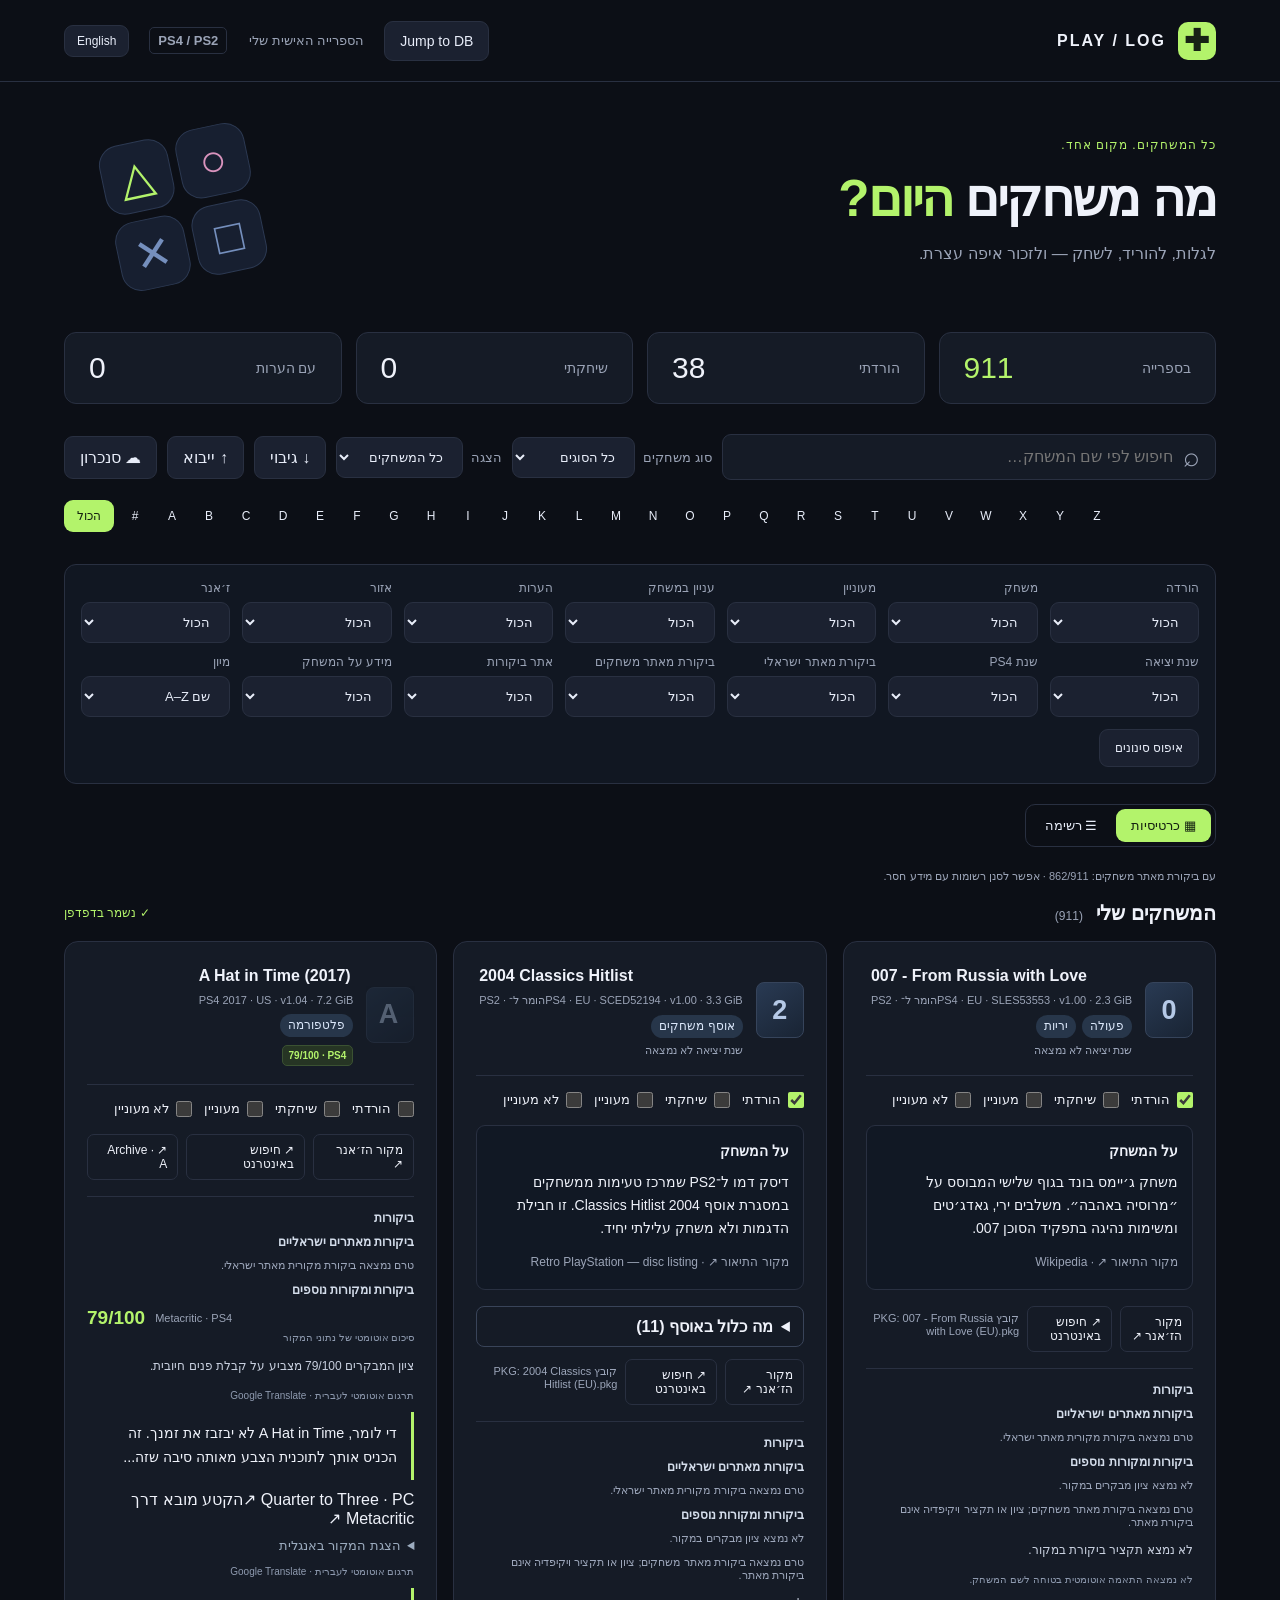
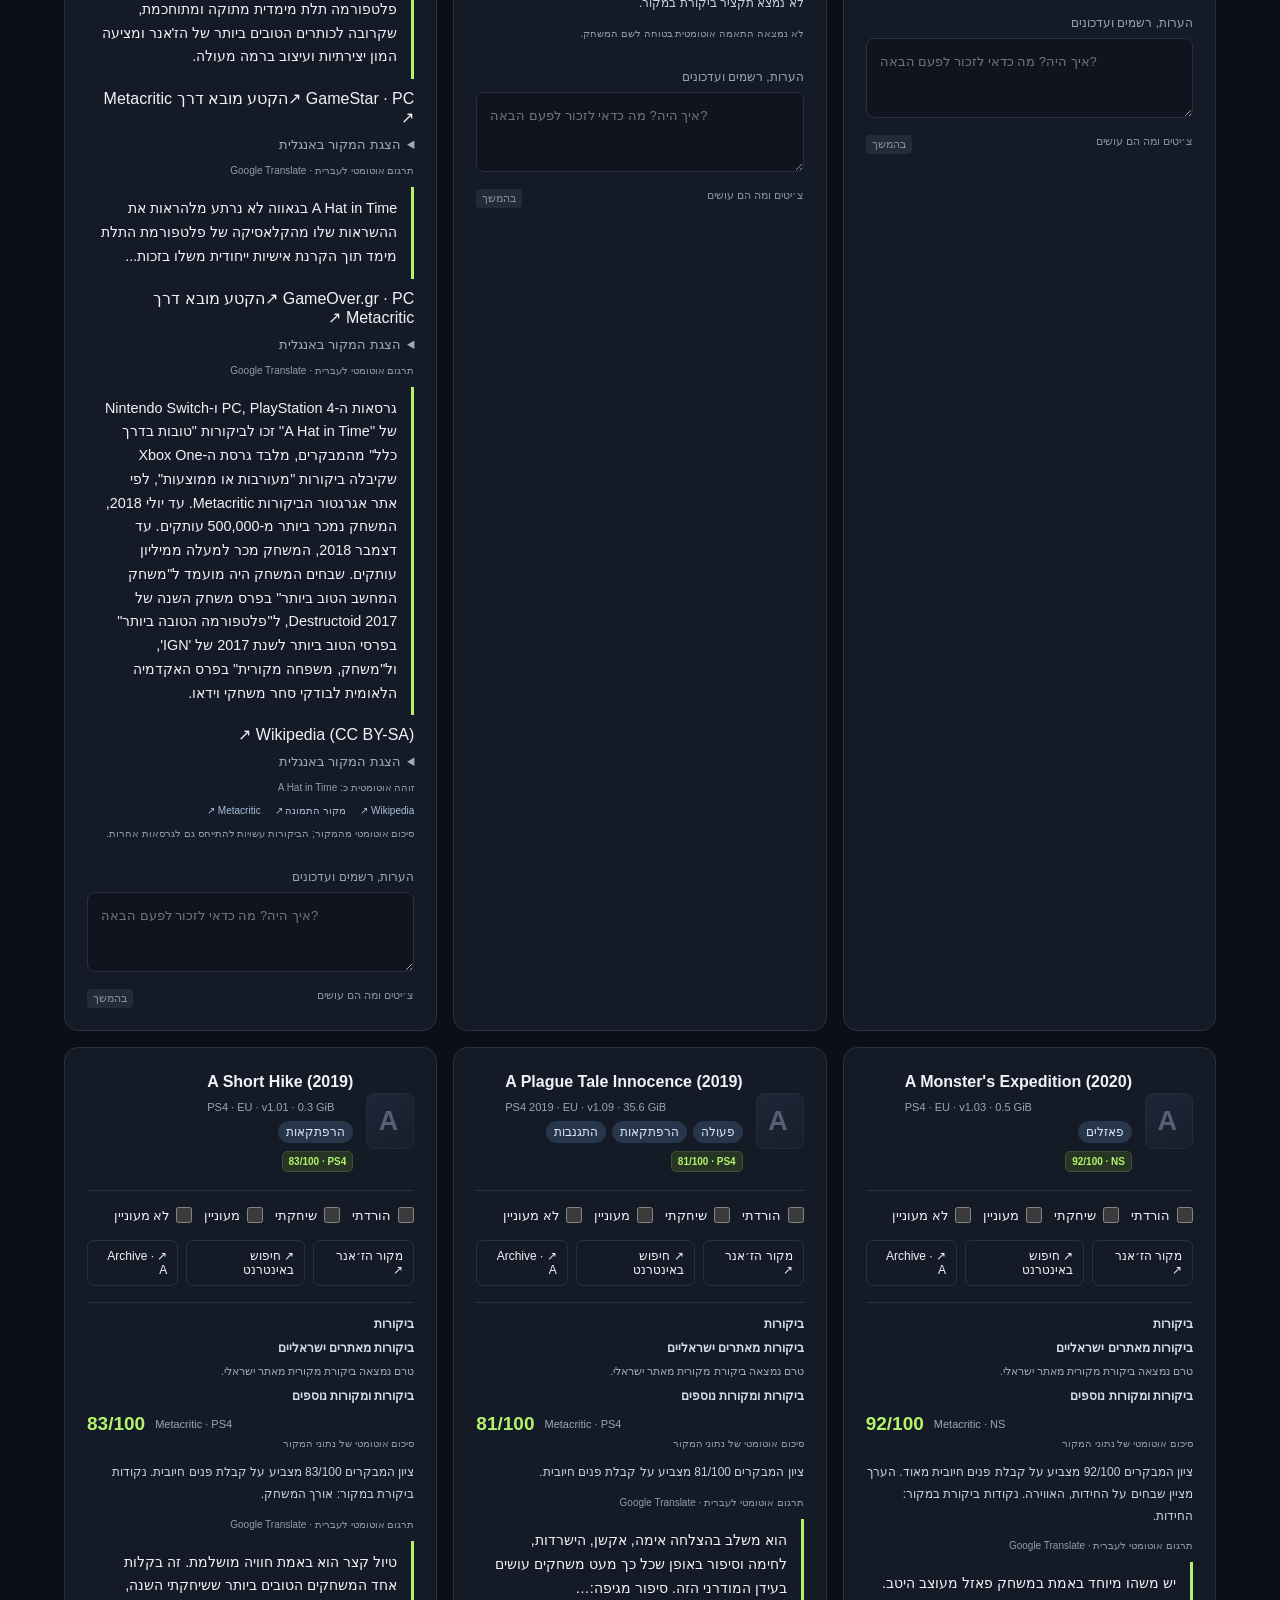
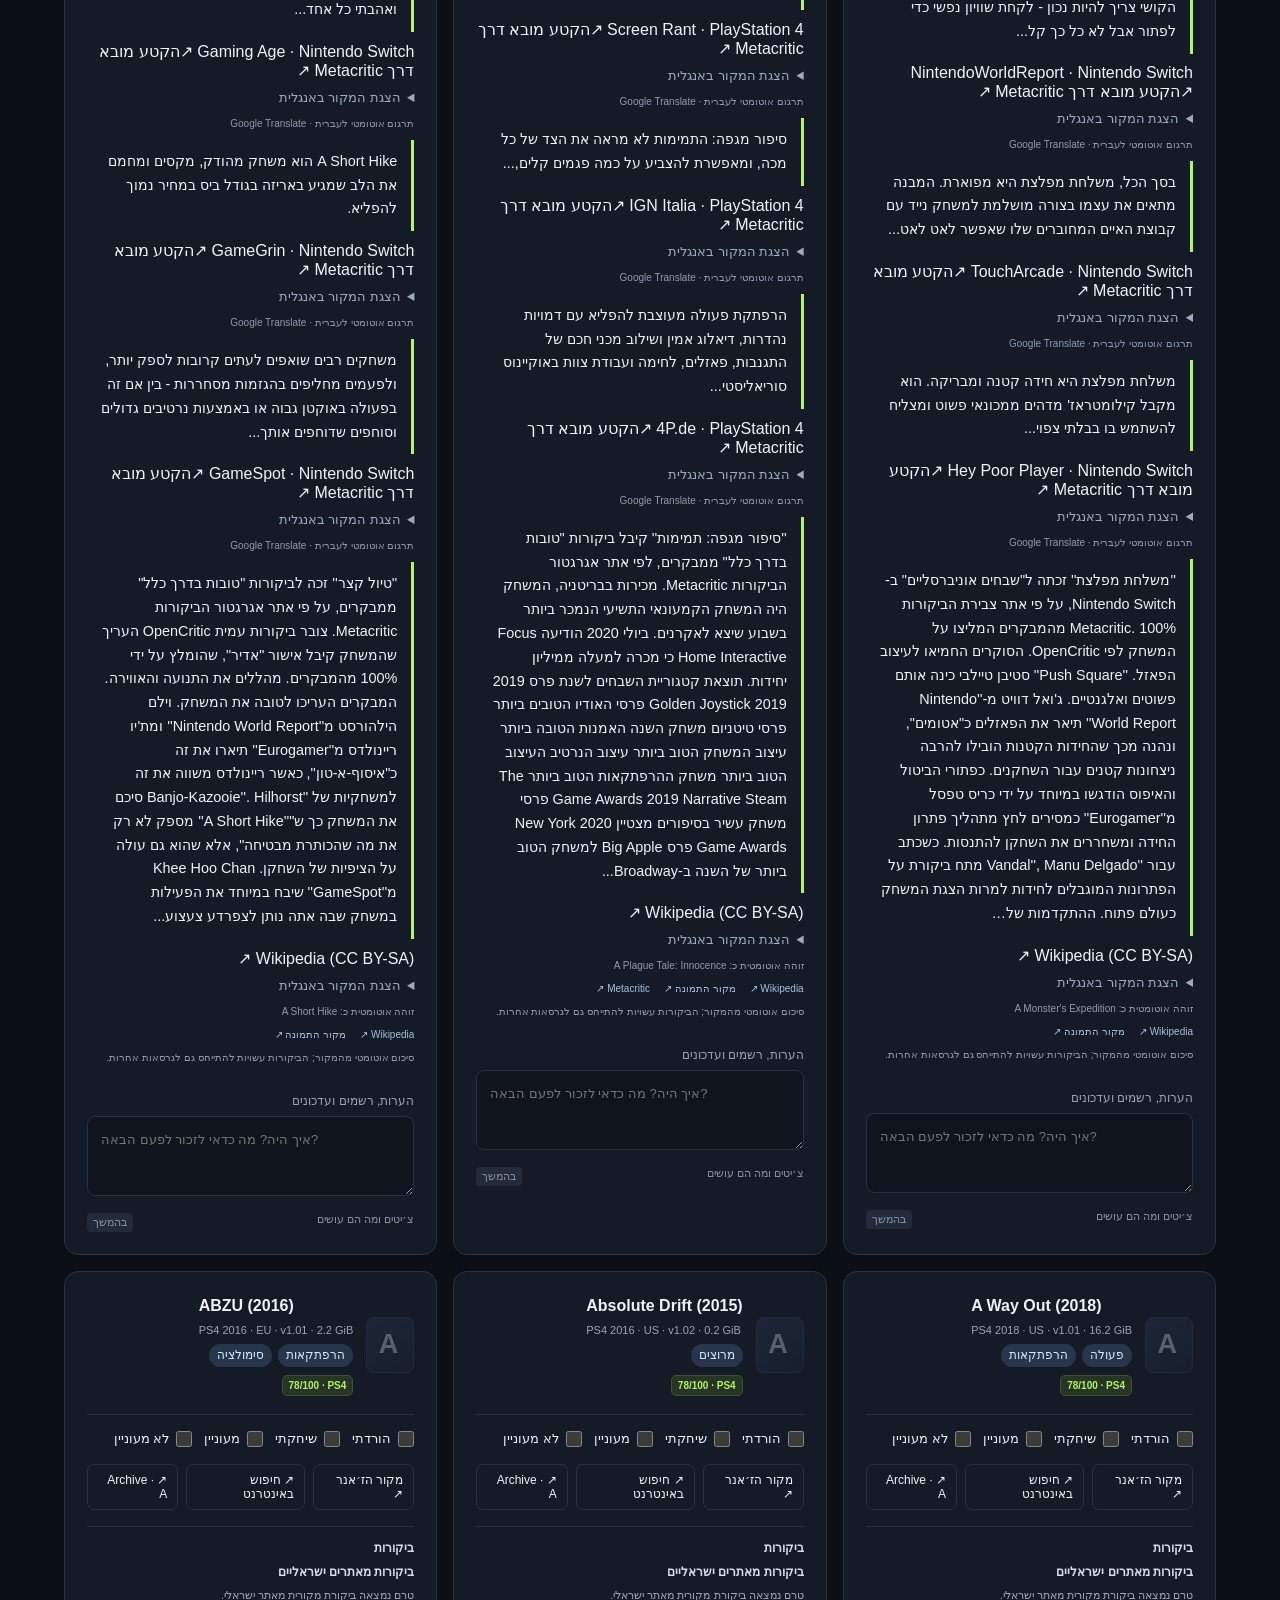
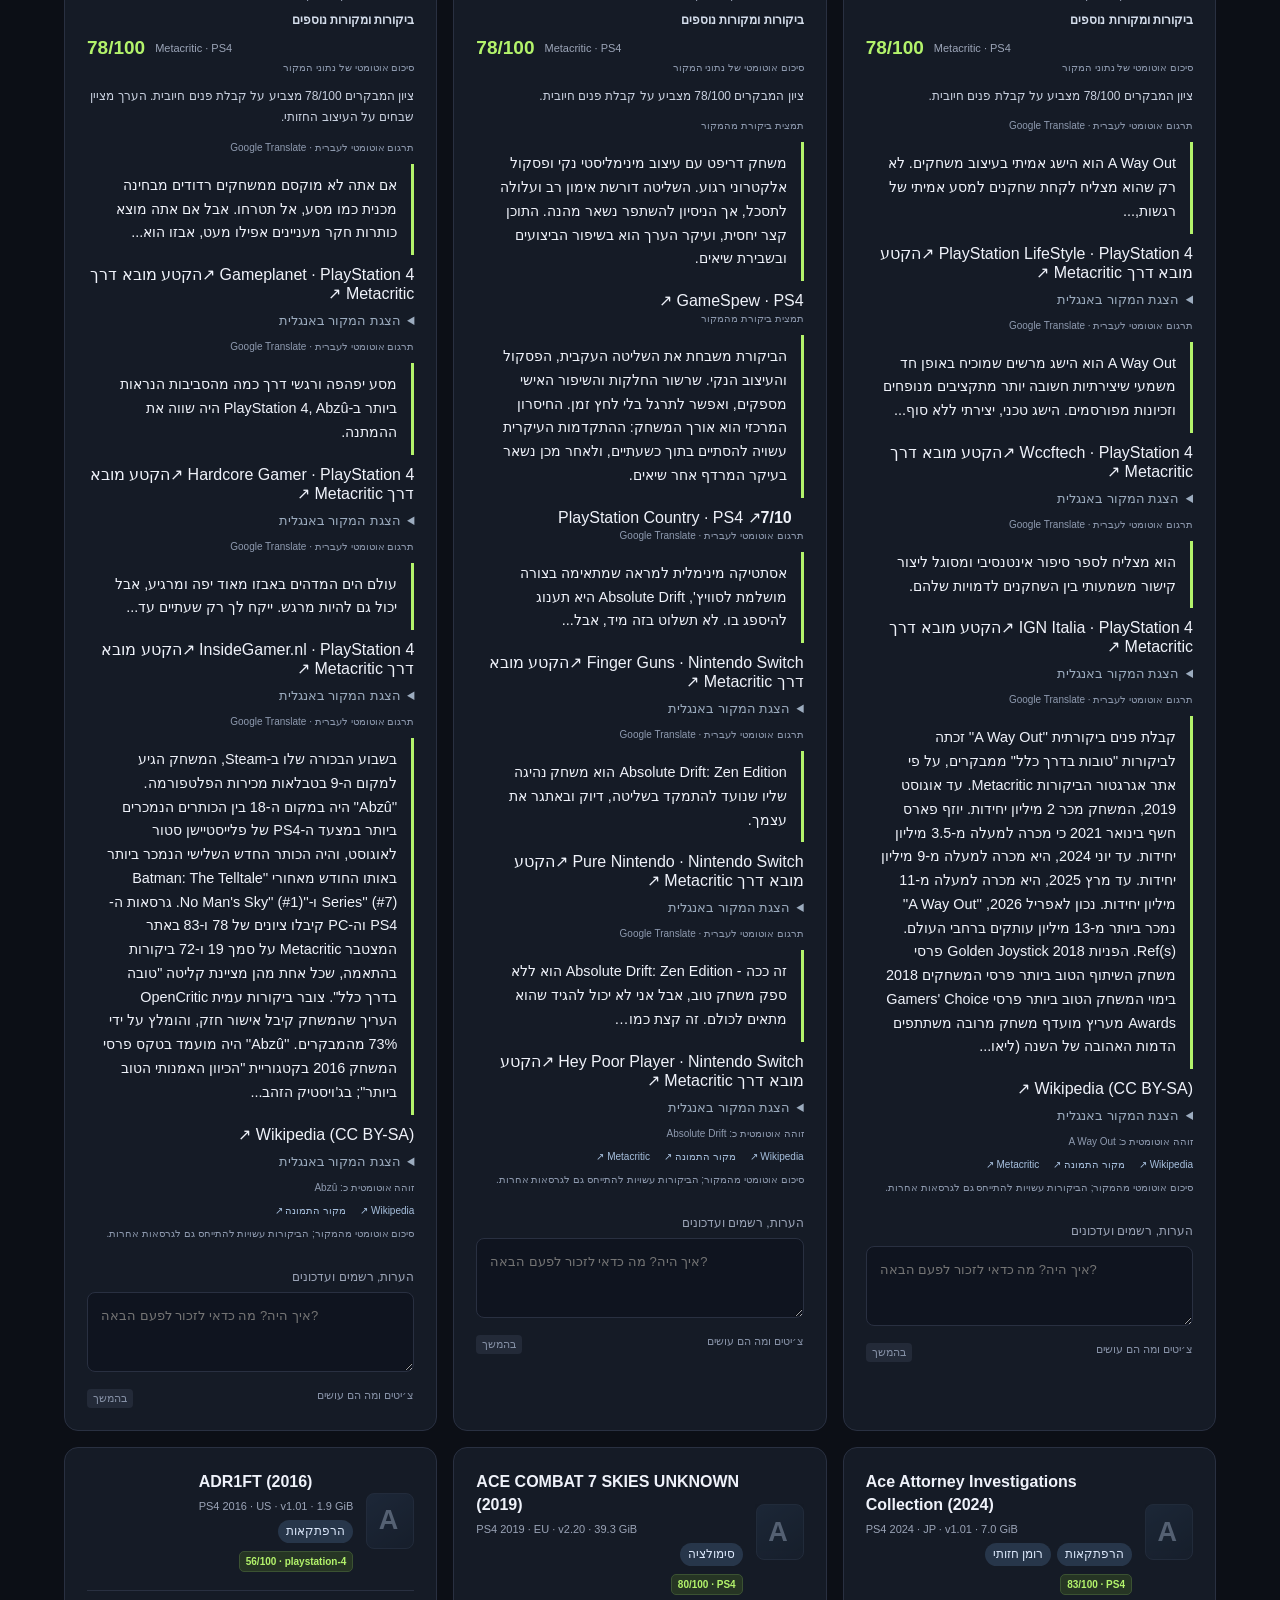
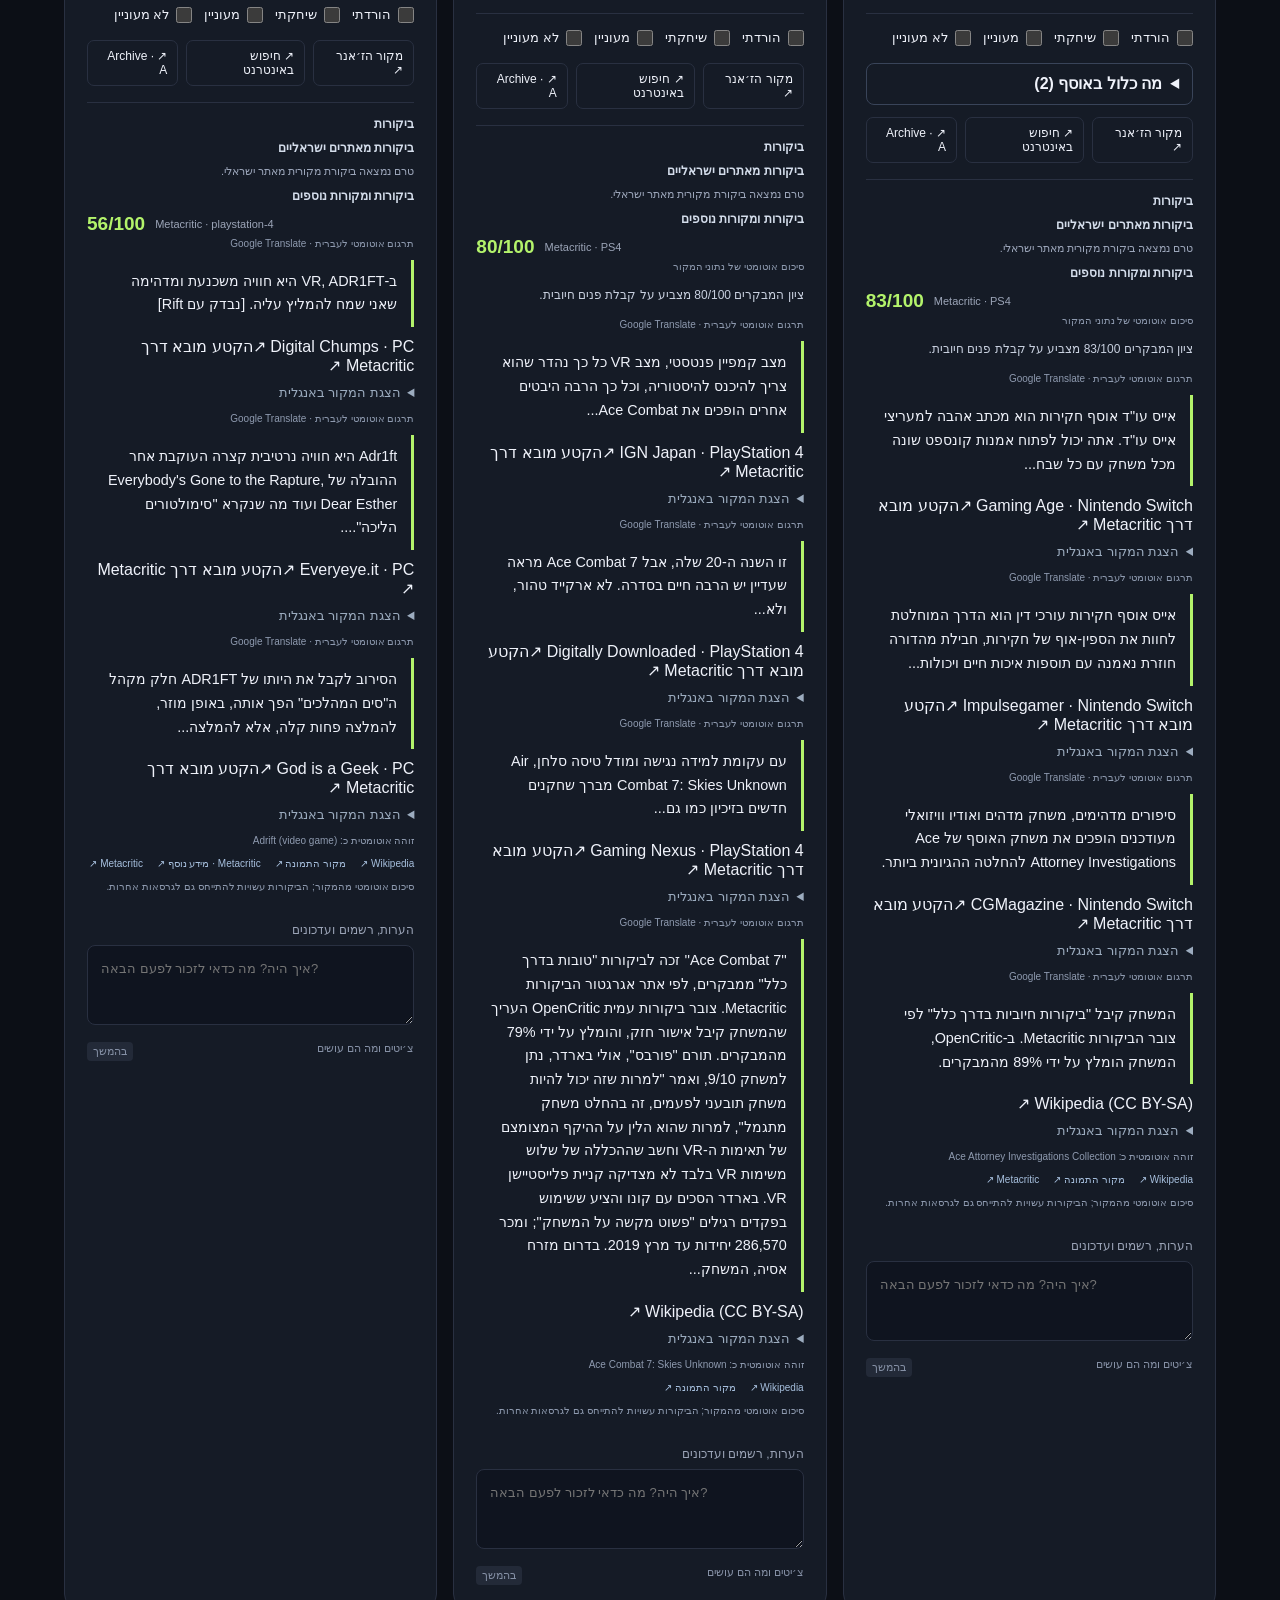
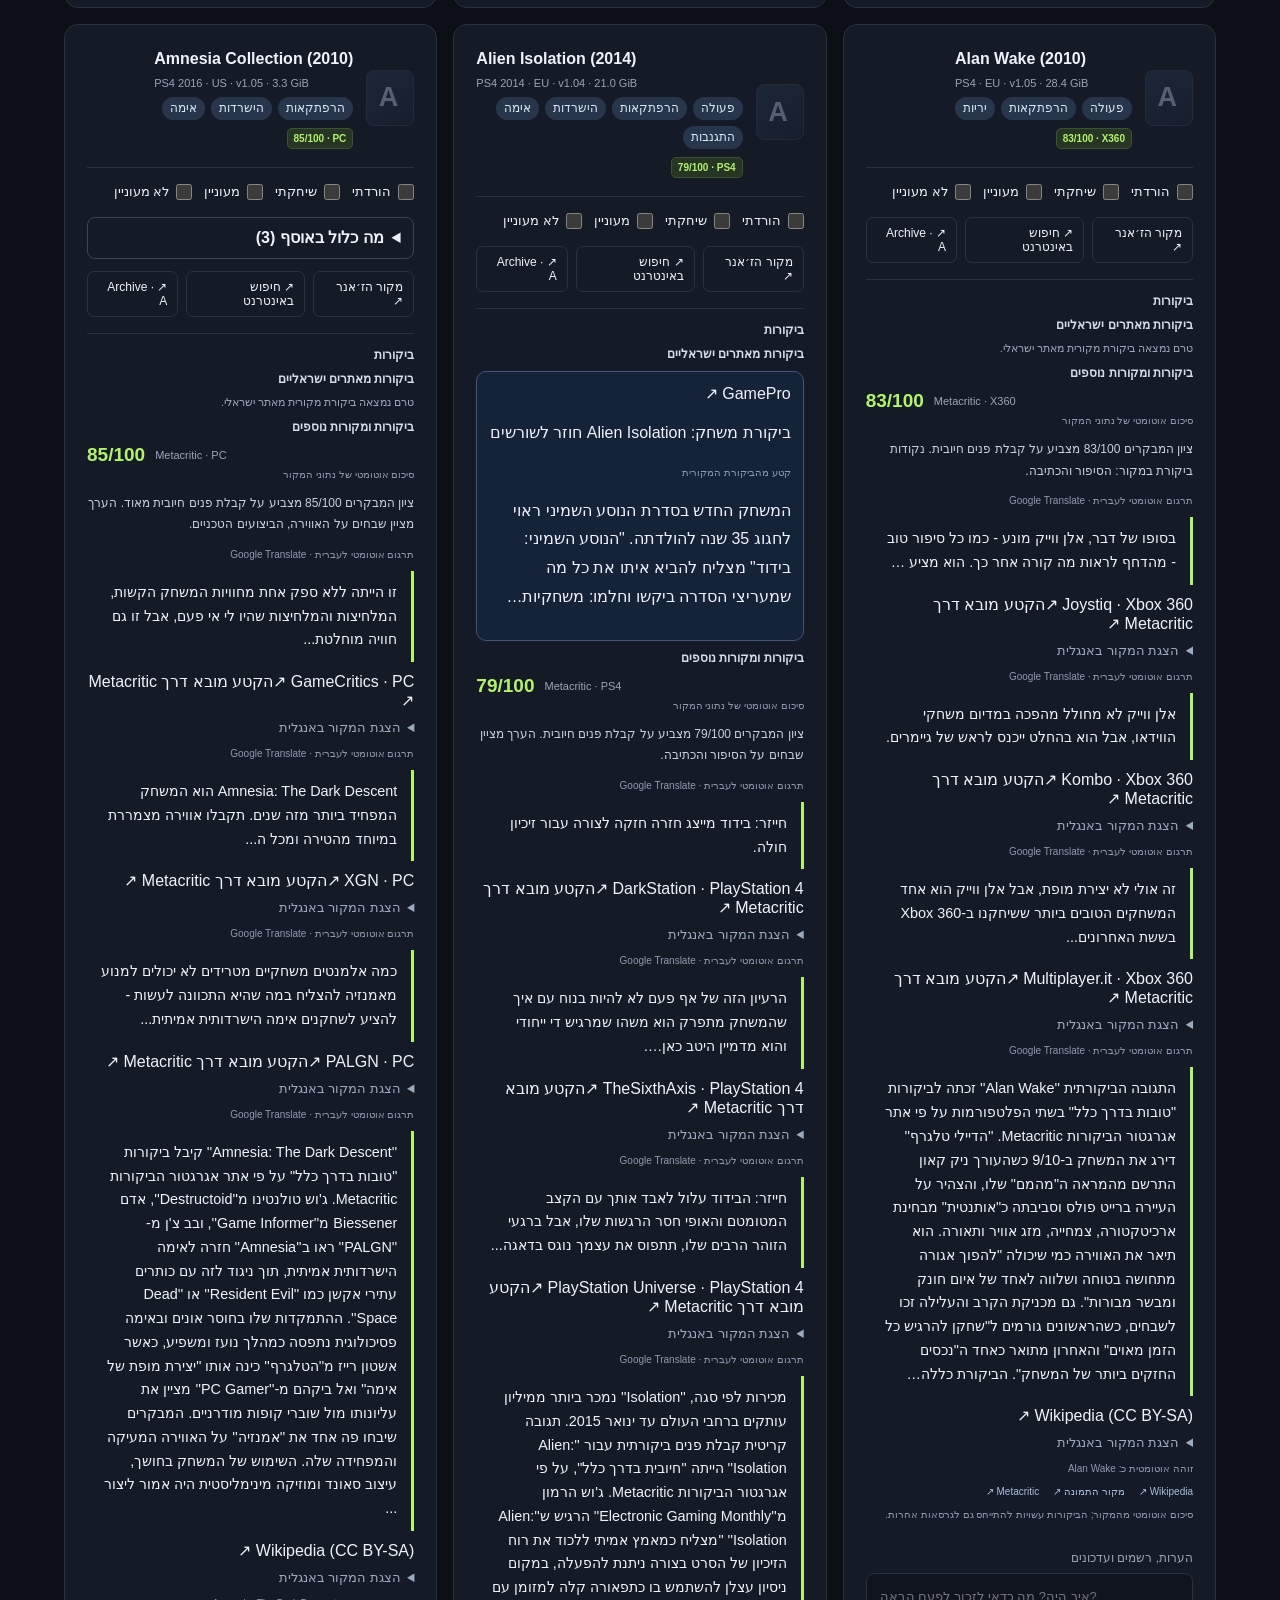
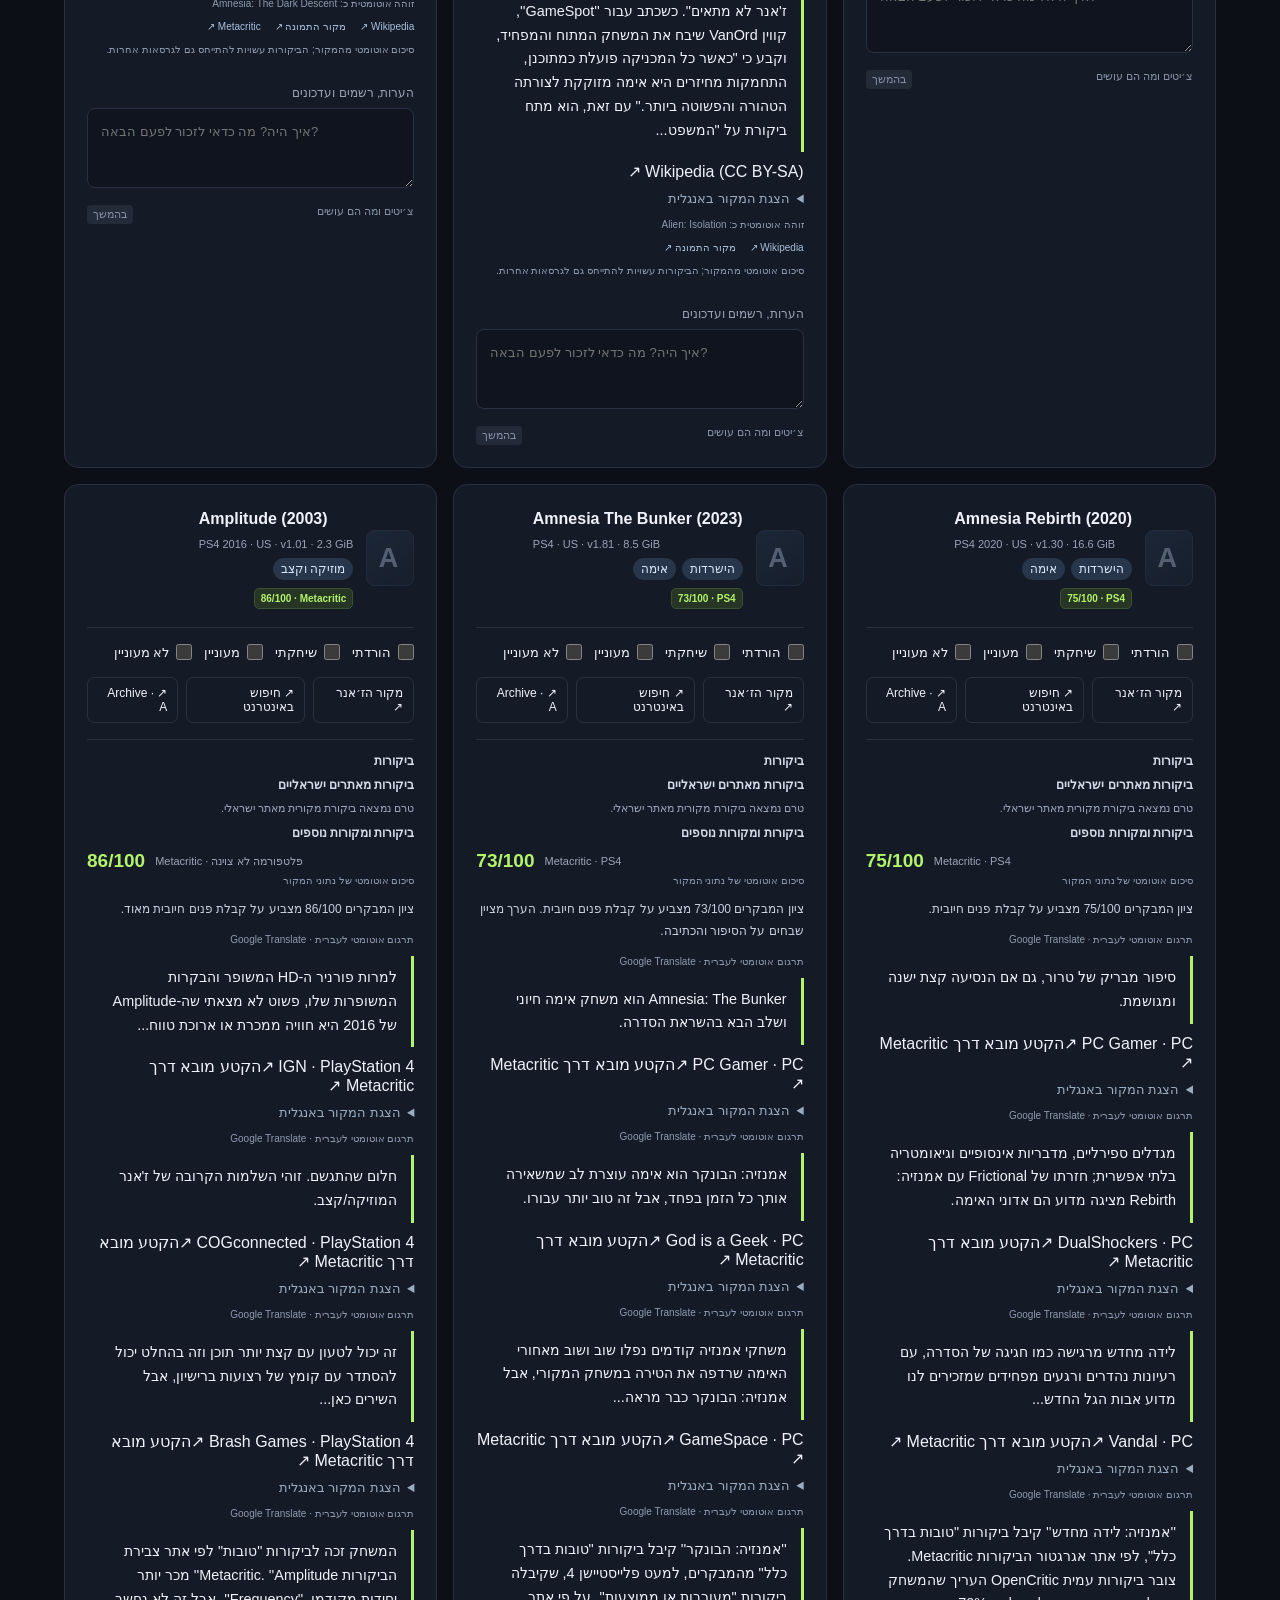
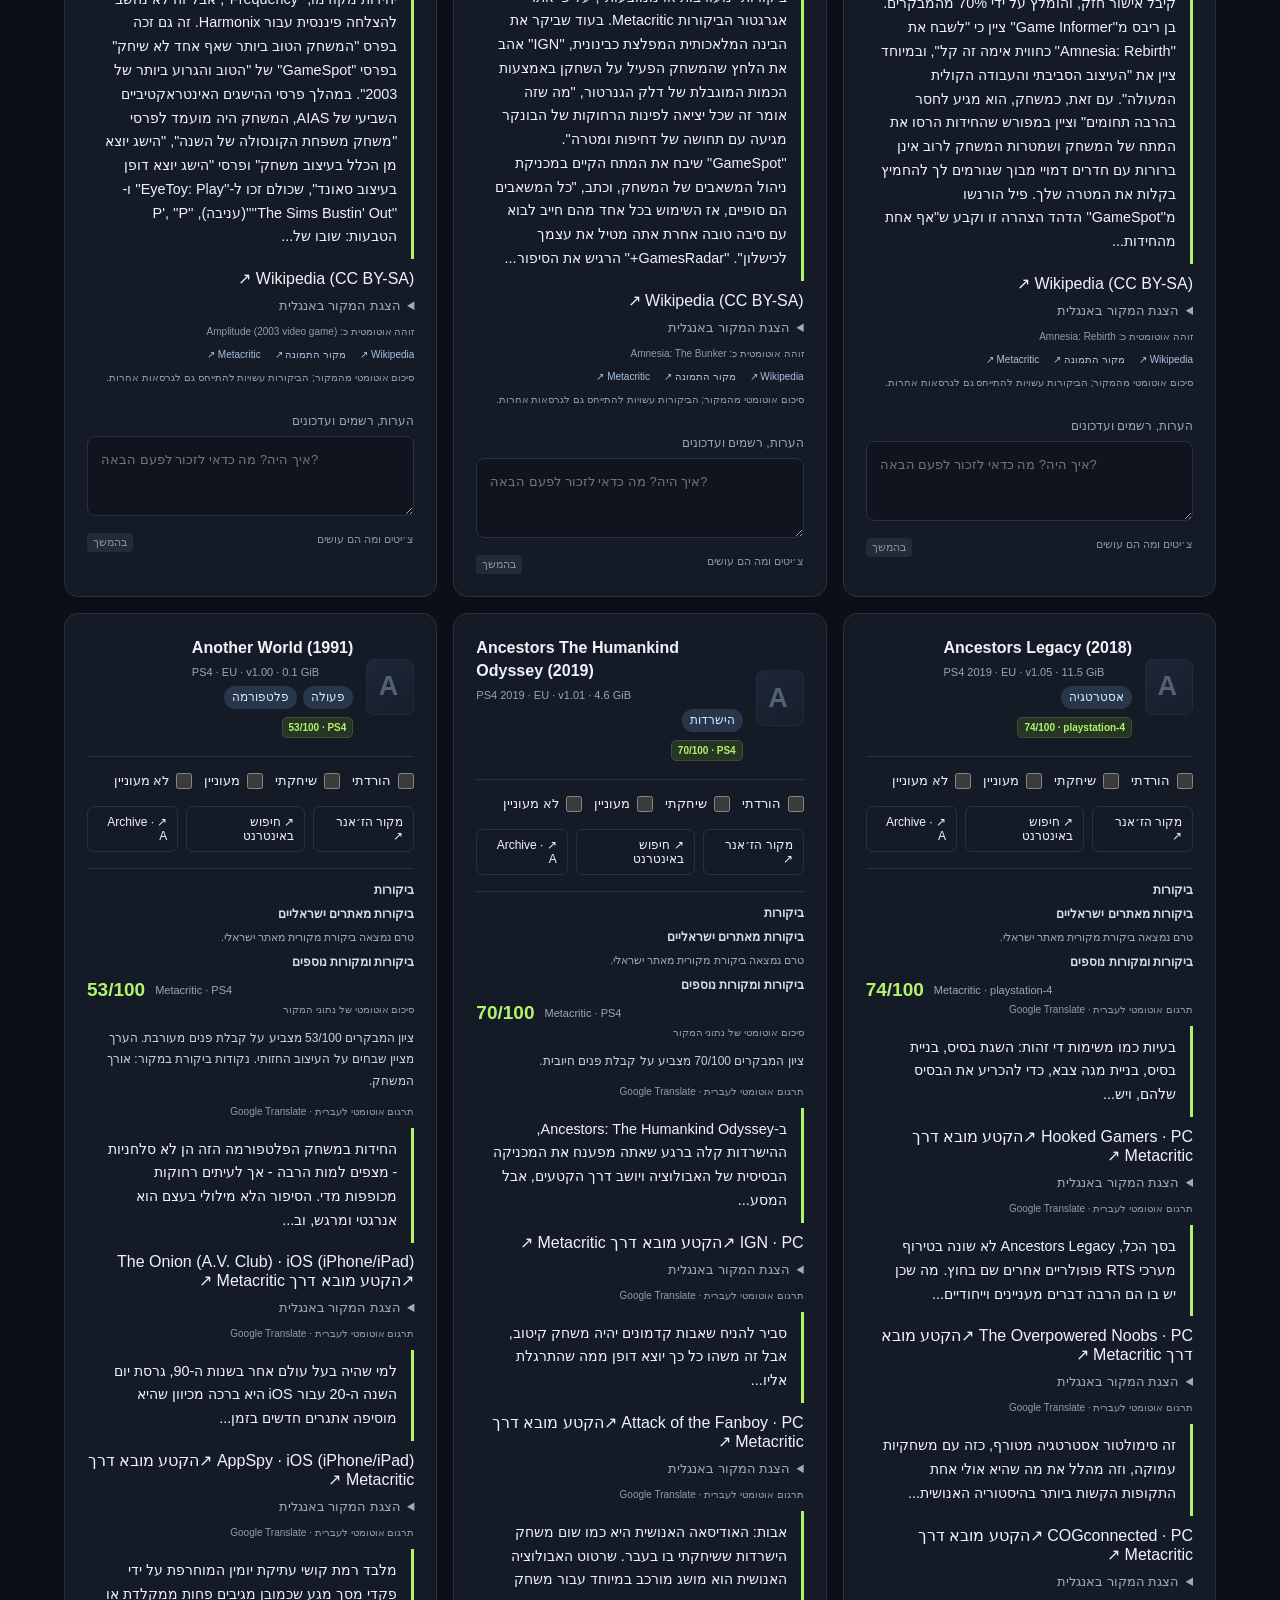
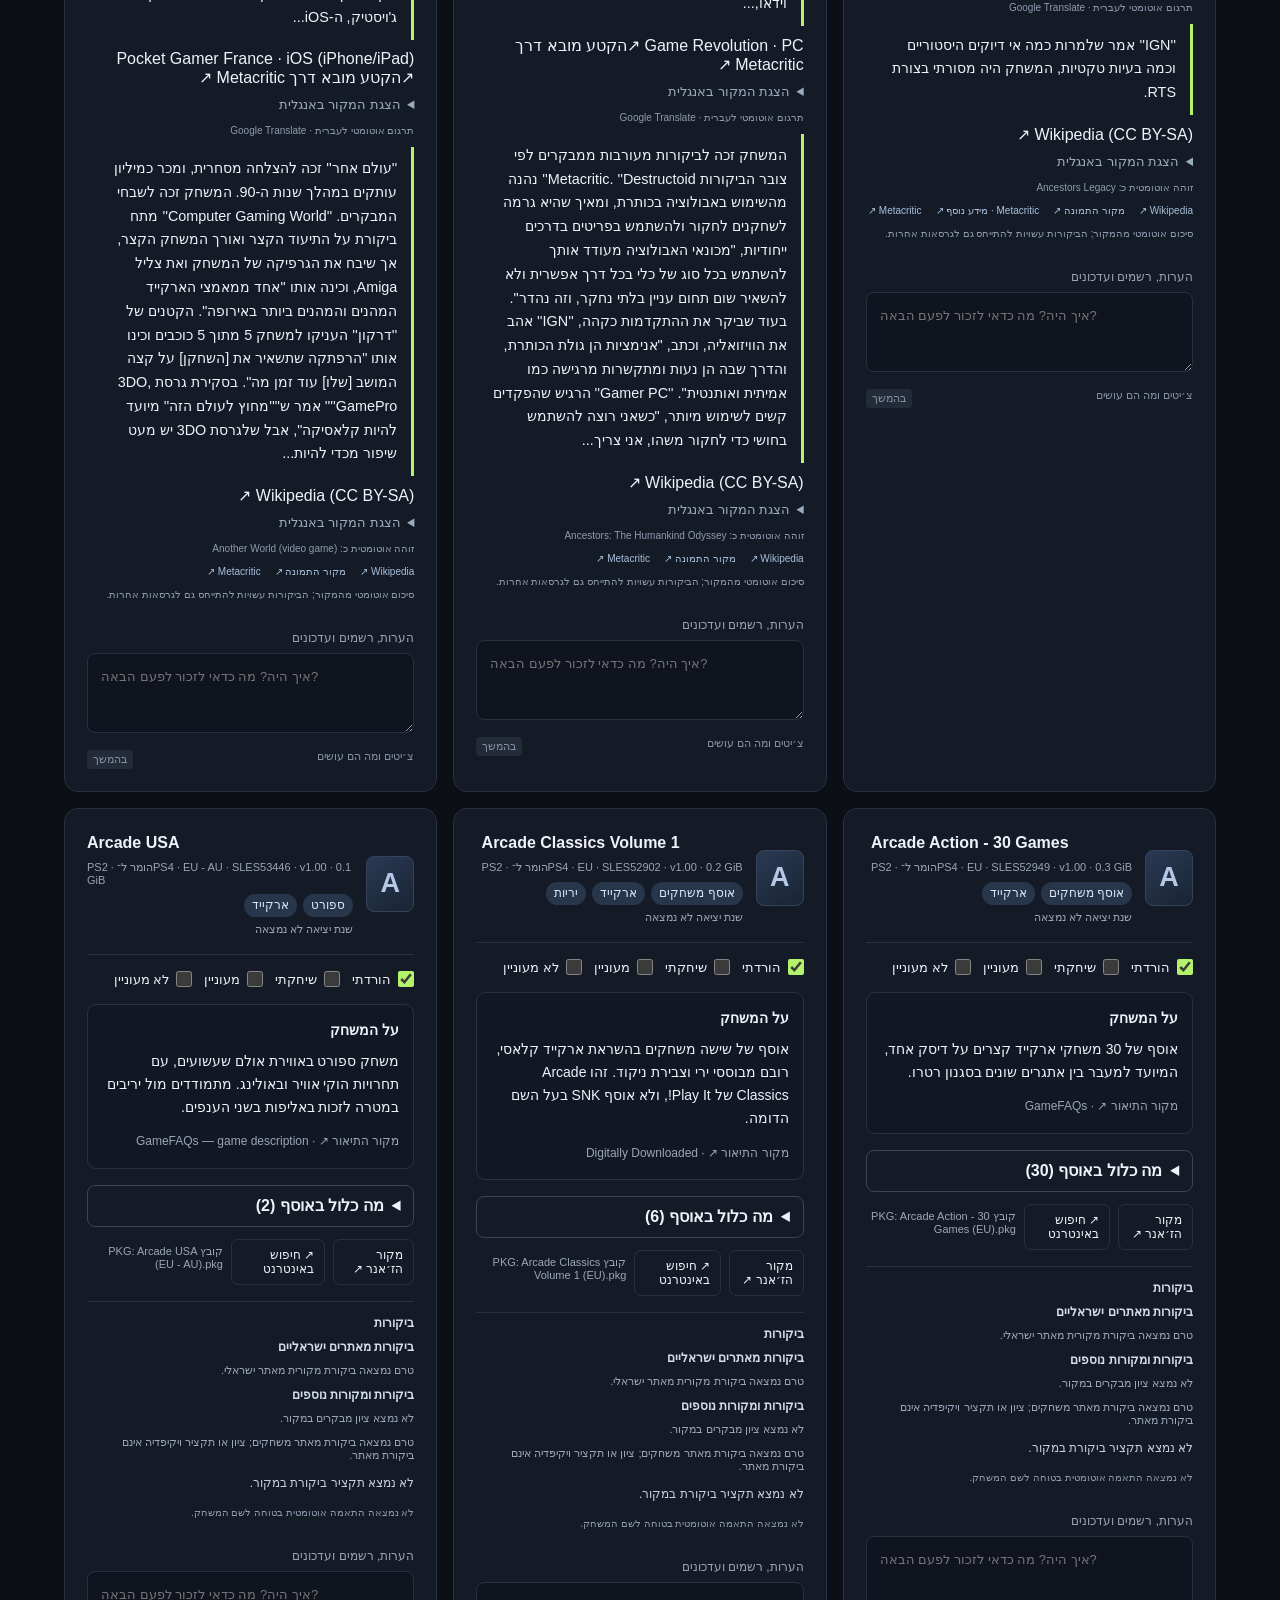
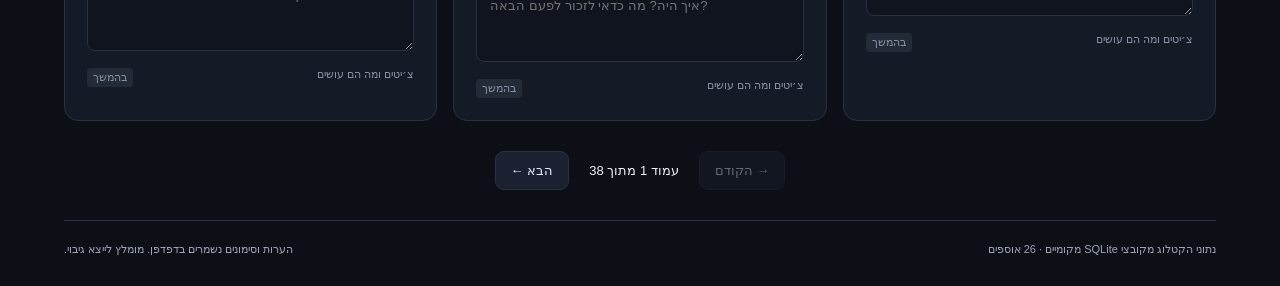
<file: index.html>
<!doctype html>
<html lang="he" dir="rtl">
<head>
  <meta charset="utf-8"><meta name="viewport" content="width=device-width, initial-scale=1">
  <meta name="color-scheme" content="dark"><meta name="referrer" content="no-referrer">
  <title>Gaming Catalog · ספריית המשחקים שלי</title>
  <link rel="stylesheet" href="styles.css">
  <script defer src="data/editorial-reviews.js"></script><script defer src="data/editorial-translations.js"></script>
  <script defer src="data/catalog.js"></script><script defer src="data/ps2-games.js"></script><script defer src="data/metadata.js"></script><script defer src="data/genres.js"></script><script defer src="data/hebrew-reviews.js"></script><script defer src="data/review-translations.js"></script><script defer src="data/manual-games.js"></script><script defer src="data/collections.js"></script><script defer src="i18n.js"></script><script defer src="app.js"></script><script defer src="sync.js"></script>
</head>
<body>
  <header><a class="brand" href="./"><span class="brand-icon">✚</span><span dir="ltr">PLAY / LOG</span></a><div class="header-tools"><a class="db-jump" href="db/index.html" dir="ltr">Jump to DB</a><span class="edition">הספרייה האישית שלי <b>PS4 / PS2</b></span><button id="language" type="button" aria-label="Switch to English">English</button></div></header>
  <main>
    <section class="hero"><div><span class="eyebrow">כל המשחקים. מקום אחד.</span><h1>מה משחקים <em>היום?</em></h1><p>לגלות, להוריד, לשחק — ולזכור איפה עצרת.</p></div><div class="hero-art" aria-hidden="true"><span>△</span><span>○</span><span>✕</span><span>□</span></div></section>
    <section class="stats" aria-label="סיכום הספרייה"><div><span>בספרייה</span><strong id="total">—</strong></div><div><span>הורדתי</span><strong id="downloadedCount">0</strong></div><div><span>שיחקתי</span><strong id="playedCount">0</strong></div><div><span>עם הערות</span><strong id="notesCount">0</strong></div></section>
    <section class="toolbar"><label class="search"><span>⌕</span><input id="search" type="search" placeholder="חיפוש לפי שם המשחק…" aria-label="חיפוש משחק"></label><label class="filter-label"><span>סוג משחקים</span><select id="platformFilter"><option value="all">כל הסוגים</option><option value="PS4">PS4 Games</option><option value="PS2">PS2 Games</option></select></label><label class="filter-label">הצגה<select id="filter"><option value="all">כל המשחקים</option><option value="downloaded">הורדתי</option><option value="notDownloaded">טרם הורדתי</option><option value="played">שיחקתי</option><option value="notPlayed">טרם שיחקתי</option><option value="notes">עם הערות</option></select></label><button id="export">↓ גיבוי</button><button id="import">↑ ייבוא</button><input id="importFile" type="file" accept="application/json,.json" hidden><button id="syncSettings">☁ סנכרון</button></section>
    <nav id="letters" aria-label="סינון לפי אות"></nav>
    <section class="extra-filters" aria-label="סינונים נוספים">
      <label><span>הורדה</span><select id="downloadFilter"><option value="all">הכול</option><option value="yes">הורדתי</option><option value="no">טרם הורדתי</option></select></label>
      <label><span>משחק</span><select id="playFilter"><option value="all">הכול</option><option value="yes">שיחקתי</option><option value="no">טרם שיחקתי</option></select></label>
      <label><span>מעוניין</span><select id="interestedFilter"><option value="all">הכול</option><option value="yes">רק מעוניין</option><option value="no">ללא סימון מעוניין</option></select></label>
      <label><span>עניין במשחק</span><select id="interestFilter"><option value="all">הכול</option><option value="no">הסתר לא מעוניין</option><option value="yes">רק לא מעוניין</option></select></label>
      <label><span>הערות</span><select id="notesFilter"><option value="all">הכול</option><option value="yes">עם הערות</option><option value="no">ללא הערות</option></select></label>
      <label><span>אזור</span><select id="regionFilter"><option value="all">הכול</option></select></label>
      <label><span>ז׳אנר</span><select id="genreFilter"><option value="all">הכול</option><option value="unknown">ז׳אנר לא נמצא</option></select></label>
      <label><span>שנת יציאה</span><select id="yearFilter"><option value="all">הכול</option><option value="unknown">חסר מידע</option></select></label>
      <label><span>שנת PS4</span><select id="ps4YearFilter"><option value="all">הכול</option><option value="unknown">חסר מידע</option></select></label>
      <label><span>ביקורת מאתר ישראלי</span><select id="hebrewReviewFilter"><option value="all">הכול</option><option value="yes">יש ביקורת מאתר ישראלי</option><option value="no">ללא ביקורת מאתר ישראלי</option></select></label>
      <label><span>ביקורת מאתר משחקים</span><select id="editorialFilter"><option value="all">הכול</option><option value="yes">יש ביקורת מאתר</option><option value="no">חסרה ביקורת מאתר</option></select></label>
      <label><span>אתר ביקורות</span><select id="publisherFilter"><option value="all">הכול</option></select></label>
<label><span>מידע על המשחק</span><select id="metadataFilter"><option value="all">הכול</option><option value="complete">מידע מלא</option><option value="incomplete">מידע חלקי או חסר</option></select></label>
      <label><span>מיון</span><select id="sort"><option value="az">שם A–Z</option><option value="za">שם Z–A</option><option value="sizeDesc">גודל: מהגדול לקטן</option><option value="sizeAsc">גודל: מהקטן לגדול</option></select></label>
      <button id="resetFilters">איפוס סינונים</button>
    </section>
    <div class="view-controls"><div class="view-switch" role="group" aria-label="תצוגה"><button id="cardsView" aria-pressed="true">▦ כרטיסיות</button><button id="listView" aria-pressed="false">☰ רשימה</button></div><div id="collapseControls" hidden><button id="expandAll">פתח הכול בעמוד</button><button id="collapseAll">סגור הכול בעמוד</button></div></div>
    <p id="metadataCoverage" class="metadata-coverage"></p>
    <div class="list-heading"><h2>המשחקים שלי <span id="resultCount"></span></h2><span id="saveStatus" role="status">שמירה אוטומטית בדפדפן</span></div>
    <div id="notice" role="alert" hidden></div>
    <section id="games" class="games" aria-label="רשימת משחקים"></section>
    <div id="empty" hidden>לא נמצאו משחקים. אפשר לשנות את החיפוש או הסינון.</div>
    <div class="pagination"><button id="previous">→ הקודם</button><span id="pageLabel"></span><button id="next">הבא ←</button></div>
    <footer><span>נתוני הקטלוג מקובצי SQLite מקומיים · <span id="sourceCount"></span> אוספים</span><span>הערות וסימונים נשמרים בדפדפן. מומלץ לייצא גיבוי.</span></footer>
  </main>
  <dialog id="syncDialog"><form method="dialog"><button class="close" aria-label="סגירה">✕</button><h2>סנכרון בין מכשירים</h2><div id="syncContent"></div></form></dialog>
  <dialog id="imageDialog" class="image-dialog" aria-labelledby="imageTitle">
    <div class="image-dialog-heading"><h2 id="imageTitle" dir="auto"></h2><button id="closeImage" type="button" aria-label="סגירה" autofocus>✕</button></div>
    <img id="largeImage" alt="" referrerpolicy="no-referrer">
    <p id="imageError" role="status" hidden>לא ניתן לטעון את התמונה כרגע.</p>
  </dialog>
</body></html>
</file>
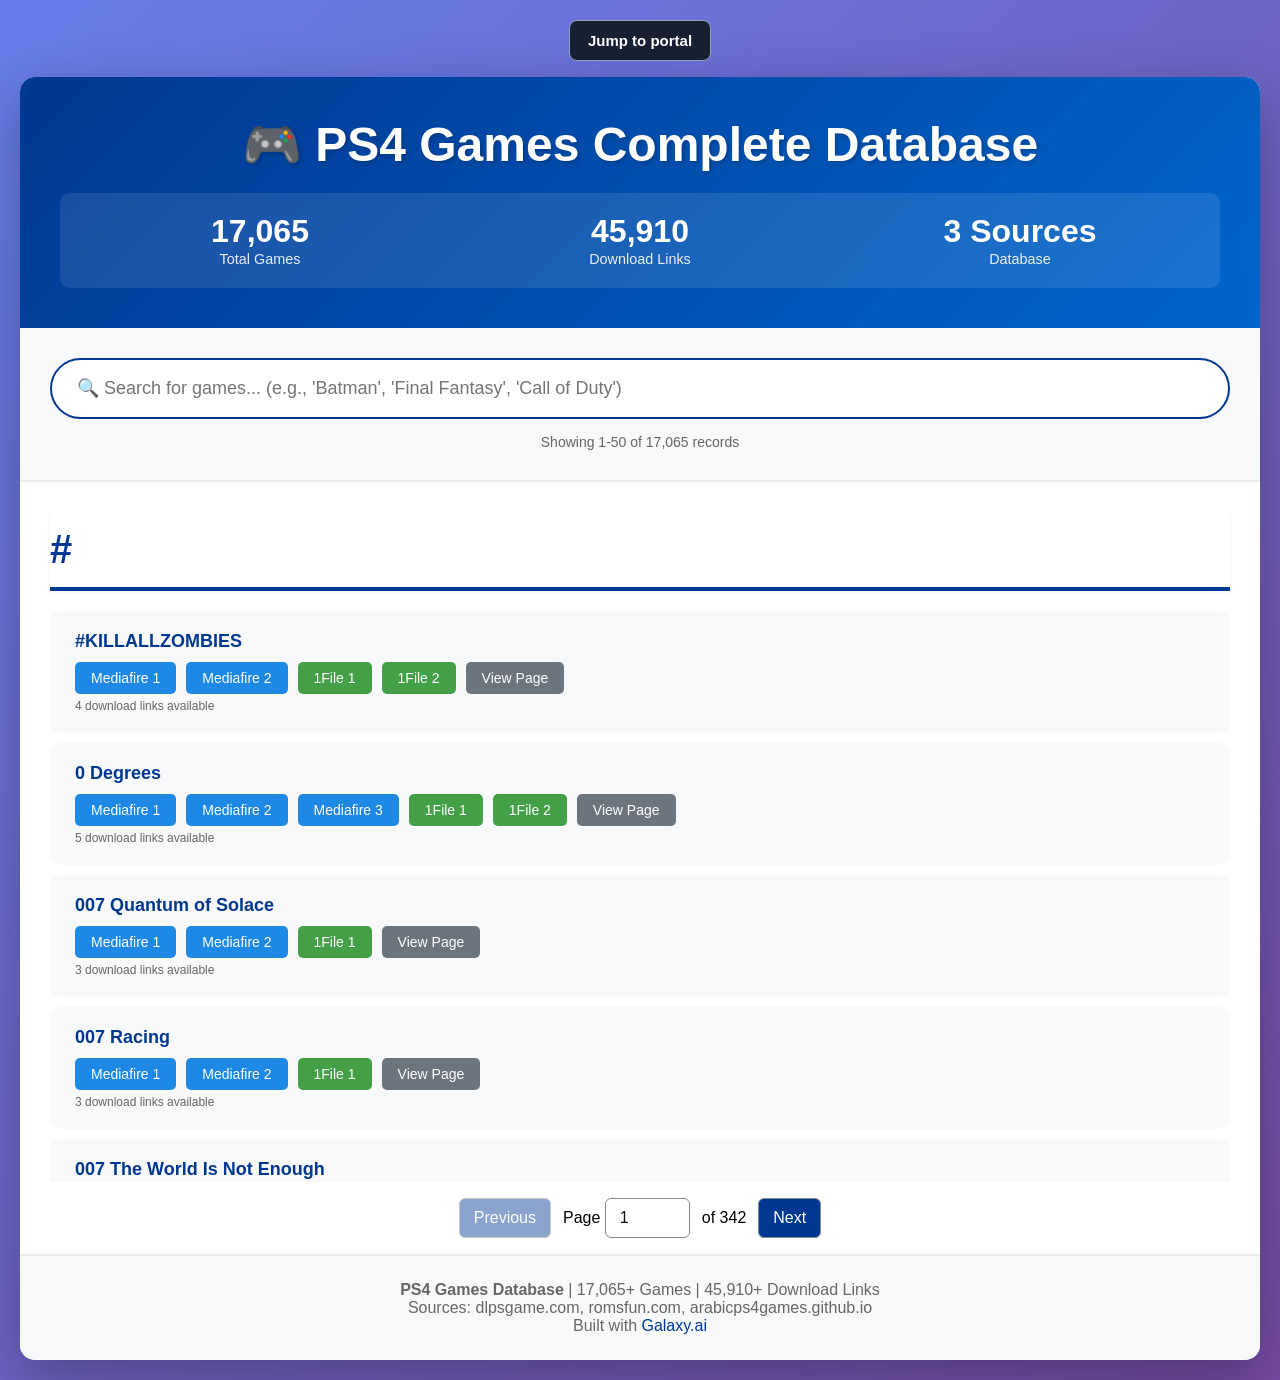
<file: db/index.html>
<!DOCTYPE html>
<html lang="en">
<head>
    <meta charset="UTF-8">
    <meta name="viewport" content="width=device-width, initial-scale=1.0">
    <meta name="description" content="Complete database of 17,065+ PS4 games with direct download links from Mediafire, 1File, and more. Free PKG files for jailbroken PS4 consoles.">
    <meta name="keywords" content="PS4 games, PS4 PKG, PS4 download, free PS4 games, jailbroken PS4, Mediafire, 1File">
    <title>PS4 Games Database - 17,065+ Games with Download Links</title>
    <style>
        * { margin: 0; padding: 0; box-sizing: border-box; }
        
        body {
            font-family: 'Segoe UI', Tahoma, Geneva, Verdana, sans-serif;
            background: linear-gradient(135deg, #667eea 0%, #764ba2 100%);
            min-height: 100vh;
            padding: 20px;
        }
        
        .container {
            max-width: 1400px;
            margin: 0 auto;
            background: white;
            border-radius: 15px;
            box-shadow: 0 20px 60px rgba(0,0,0,0.3);
            overflow: hidden;
        }
        
        header {
            background: linear-gradient(135deg, #003791 0%, #0066cc 100%);
            color: white;
            padding: 40px;
            text-align: center;
        }
        
        h1 {
            font-size: 3em;
            margin-bottom: 15px;
            text-shadow: 2px 2px 4px rgba(0,0,0,0.2);
        }
        
        .stats {
            background: rgba(255,255,255,0.1);
            padding: 20px;
            border-radius: 10px;
            margin-top: 20px;
            display: grid;
            grid-template-columns: repeat(auto-fit, minmax(200px, 1fr));
            gap: 20px;
        }
        
        .stat-item {
            text-align: center;
        }
        
        .stat-number {
            font-size: 2em;
            font-weight: bold;
            display: block;
        }
        
        .stat-label {
            font-size: 0.9em;
            opacity: 0.9;
            margin-top: 5px;
        }
        
        .search-container {
            padding: 30px;
            background: #f8f9fa;
            border-bottom: 2px solid #e9ecef;
        }
        
        #searchInput {
            width: 100%;
            padding: 18px 25px;
            font-size: 18px;
            border: 2px solid #003791;
            border-radius: 50px;
            outline: none;
            transition: all 0.3s;
        }
        
        #searchInput:focus {
            border-color: #0066cc;
            box-shadow: 0 0 0 4px rgba(0, 55, 145, 0.1);
        }
        
        .search-info {
            margin-top: 15px;
            text-align: center;
            color: #666;
            font-size: 14px;
        }
        
        .games-container {
            padding: 30px;
            max-height: 700px;
            overflow-y: auto;
        }
        
        .letter-section {
            margin-bottom: 30px;
        }
        
        .letter-header {
            font-size: 2.5em;
            font-weight: bold;
            color: #003791;
            padding: 15px 0;
            border-bottom: 4px solid #003791;
            margin-bottom: 20px;
            position: sticky;
            top: 0;
            background: white;
            z-index: 10;
            box-shadow: 0 2px 4px rgba(0,0,0,0.05);
        }
        
        .game-item {
            padding: 20px;
            margin: 10px 0;
            border-radius: 10px;
            transition: background-color 0.15s;
            border-left: 5px solid transparent;
            background: #f8f9fa;
        }
        
        .game-item:hover {
            background: #e3f2fd;
            border-left-color: #003791;
            box-shadow: 0 2px 8px rgba(0,0,0,0.1);
        }
        
        .game-title {
            font-size: 18px;
            font-weight: 600;
            color: #003791;
            margin-bottom: 10px;
        }
        
        .download-links {
            display: flex;
            flex-wrap: wrap;
            gap: 10px;
            margin-top: 10px;
        }
        
        .download-btn {
            padding: 8px 16px;
            border-radius: 5px;
            text-decoration: none;
            font-size: 14px;
            font-weight: 500;
            transition: background-color 0.15s;
            display: inline-block;
        }
        
        .btn-mediafire {
            background: #1e88e5;
            color: white;
        }
        
        .btn-mediafire:hover {
            background: #1565c0;
            transform: translateY(-2px);
            box-shadow: 0 4px 8px rgba(30, 136, 229, 0.3);
        }
        
        .btn-1file {
            background: #43a047;
            color: white;
        }
        
        .btn-1file:hover {
            background: #2e7d32;
            transform: translateY(-2px);
            box-shadow: 0 4px 8px rgba(67, 160, 71, 0.3);
        }
        
        .btn-other {
            background: #fb8c00;
            color: white;
        }
        
        .btn-other:hover {
            background: #e65100;
            transform: translateY(-2px);
            box-shadow: 0 4px 8px rgba(251, 140, 0, 0.3);
        }
        
        .btn-page {
            background: #6c757d;
            color: white;
        }
        
        .btn-page:hover {
            background: #495057;
            transform: translateY(-2px);
            box-shadow: 0 4px 8px rgba(108, 117, 125, 0.3);
        }
        
        .link-count {
            font-size: 12px;
            color: #666;
            margin-top: 5px;
        }
        
        footer {
            background: #f8f9fa;
            padding: 25px;
            text-align: center;
            color: #666;
            border-top: 2px solid #e9ecef;
        }
        
        footer a {
            color: #003791;
            text-decoration: none;
            font-weight: 500;
        }
        
        footer a:hover {
            text-decoration: underline;
        }
        
        .scroll-top {
            position: fixed;
            bottom: 30px;
            right: 30px;
            background: #003791;
            color: white;
            width: 50px;
            height: 50px;
            border-radius: 50%;
            display: none;
            align-items: center;
            justify-content: center;
            cursor: pointer;
            box-shadow: 0 4px 12px rgba(0,0,0,0.3);
            transition: all 0.3s;
            font-size: 24px;
        }
        
        .scroll-top:hover {
            background: #0066cc;
            transform: scale(1.1);
        }
        
        .scroll-top.show {
            display: flex;
        }
        
        .loading {
            text-align: center;
            padding: 50px;
            font-size: 18px;
            color: #666;
        }
        
        @media (max-width: 768px) {
            h1 { font-size: 2em; }
            .stat-number { font-size: 1.5em; }
            #searchInput { font-size: 16px; padding: 15px 20px; }
            .game-title { font-size: 16px; }
            .download-btn { padding: 6px 12px; font-size: 12px; }
        }

        .catalog-pagination { display:flex; flex-wrap:wrap; align-items:center; justify-content:center; gap:12px; padding:16px; }
        .catalog-pagination button, .catalog-pagination input { font:inherit; padding:10px 14px; border:1px solid #888; border-radius:6px; }
        .catalog-pagination button { cursor:pointer; background:#003791; color:white; }
        .catalog-pagination button:disabled { opacity:.45; cursor:default; }
        .catalog-pagination input { width:85px; color:#111; background:white; }
        .game-title { overflow-wrap:anywhere; }
    </style>
<link rel="stylesheet" href="portal-navigation.css">
</head>
<body>
    <nav class="portal-navigation" aria-label="Portal navigation"><a href="../index.html">Jump to portal</a></nav>
    <div class="container">
        <header>
            <h1>🎮 PS4 Games Complete Database</h1>
            <div class="stats">
                <div class="stat-item">
                    <span class="stat-number" id="totalGames">17,065</span>
                    <span class="stat-label">Total Games</span>
                </div>
                <div class="stat-item">
                    <span class="stat-number" id="totalLinks">45,910</span>
                    <span class="stat-label">Download Links</span>
                </div>
                <div class="stat-item">
                    <span class="stat-number">3 Sources</span>
                    <span class="stat-label">Database</span>
                </div>
            </div>
        </header>
        
        <div class="search-container">
            <input type="text" id="searchInput" placeholder="🔍 Search for games... (e.g., 'Batman', 'Final Fantasy', 'Call of Duty')">
            <div class="search-info" id="searchInfo">Loading games database...</div>
        </div>
        
        <div class="games-container" id="gamesContainer">
            <div class="loading">Loading 17,065 games with download links...</div>
        </div>
        
        <footer>
            <p><strong>PS4 Games Database</strong> | 17,065+ Games | 45,910+ Download Links</p>
            <p>Sources: dlpsgame.com, romsfun.com, arabicps4games.github.io</p>
            <p>Built with <a href="https://galaxy.ai/?via=start-building" target="_blank">Galaxy.ai</a></p>
        </footer>
    </div>
    
    <div class="scroll-top" id="scrollTop" onclick="scrollToTop()">↑</div>
    
    <script src="games-loader.js"></script>
    <script src="catalog-browser.js"></script>
    <script>
        let allGames = [];
        
        // Load games data
        function loadGames() {
            window.loadPS4Games(function (error, games) {
                if (error) {
                    document.getElementById('gamesContainer').textContent = 'Error loading games database: ' + error.message;
                    document.getElementById('searchInfo').textContent = 'Database could not be loaded';
                    return;
                }
                allGames = games;
                window.initGameBrowser(allGames, displayGames);
                var bar = document.getElementById('progressFill');
                if (bar) bar.style.width = '100%';
            }, function (percent) {
                var bar = document.getElementById('progressFill');
                if (bar) bar.style.width = percent + '%';
            });
        }

        function displayGames(games) {
            const container = document.getElementById('gamesContainer');
            container.innerHTML = '';
            
            // Group by first letter
            const grouped = {};
            games.forEach(game => {
                const firstChar = game.name[0].toUpperCase();
                const letter = /[A-Z]/.test(firstChar) ? firstChar : '#';
                if (!grouped[letter]) grouped[letter] = [];
                grouped[letter].push(game);
            });
            
            // Sort letters
            const letters = Object.keys(grouped).sort((a, b) => {
                if (a === '#') return -1;
                if (b === '#') return 1;
                return a.localeCompare(b);
            });
            
            // Create sections
            letters.forEach(letter => {
                const section = document.createElement('div');
                section.className = 'letter-section';
                section.setAttribute('data-letter', letter);
                
                const header = document.createElement('div');
                header.className = 'letter-header';
                header.textContent = letter;
                section.appendChild(header);
                
                grouped[letter].forEach(game => {
                    const gameDiv = document.createElement('div');
                    gameDiv.className = 'game-item';
                    
                    const title = document.createElement('div');
                    title.className = 'game-title';
                    title.textContent = game.name;
                    gameDiv.appendChild(title);
                    
                    const linksDiv = document.createElement('div');
                    linksDiv.className = 'download-links';
                    
                    // Add Mediafire links
                    game.download_links.mediafire.forEach((link, index) => {
                        const btn = document.createElement('a');
                        btn.href = `redirect-optimized.html?url=${encodeURIComponent(link)}&game=${encodeURIComponent(game.name)}&host=mediafire`;
                        btn.className = 'download-btn btn-mediafire';
                        btn.textContent = `Mediafire ${index + 1}`;
                        btn.target = '_blank';
                        linksDiv.appendChild(btn);
                    });
                    
                    // Add 1File links
                    game.download_links['1file'].forEach((link, index) => {
                        const btn = document.createElement('a');
                        btn.href = `redirect-optimized.html?url=${encodeURIComponent(link)}&game=${encodeURIComponent(game.name)}&host=1file`;
                        btn.className = 'download-btn btn-1file';
                        btn.textContent = `1File ${index + 1}`;
                        btn.target = '_blank';
                        linksDiv.appendChild(btn);
                    });
                    
                    // Add other links
                    game.download_links.other.forEach((link, index) => {
                        const btn = document.createElement('a');
                        btn.href = `redirect-optimized.html?url=${encodeURIComponent(link)}&game=${encodeURIComponent(game.name)}&host=other`;
                        btn.className = 'download-btn btn-other';
                        btn.textContent = `Mirror ${index + 1}`;
                        btn.target = '_blank';
                        linksDiv.appendChild(btn);
                    });
                    
                    // Add page link
                    const pageBtn = document.createElement('a');
                    pageBtn.href = game.page_url;
                    pageBtn.className = 'download-btn btn-page';
                    pageBtn.textContent = 'View Page';
                    pageBtn.target = '_blank';
                    linksDiv.appendChild(pageBtn);
                    
                    gameDiv.appendChild(linksDiv);
                    
                    const linkCount = document.createElement('div');
                    linkCount.className = 'link-count';
                    linkCount.textContent = `${game.total_links} download link${game.total_links !== 1 ? 's' : ''} available`;
                    gameDiv.appendChild(linkCount);
                    
                    section.appendChild(gameDiv);
                });
                
                container.appendChild(section);
            });
        }
        
        // Scroll to top button
        const scrollBtn = document.getElementById('scrollTop');
        const gamesContainer = document.getElementById('gamesContainer');
        
        gamesContainer.addEventListener('scroll', () => {
            if (gamesContainer.scrollTop > 300) {
                scrollBtn.classList.add('show');
            } else {
                scrollBtn.classList.remove('show');
            }
        });
        
        function scrollToTop() {
            gamesContainer.scrollTo({ top: 0, behavior: 'smooth' });
        }
        
        // Load games on page load
        loadGames();
    </script>
</body>
</html>
</file>
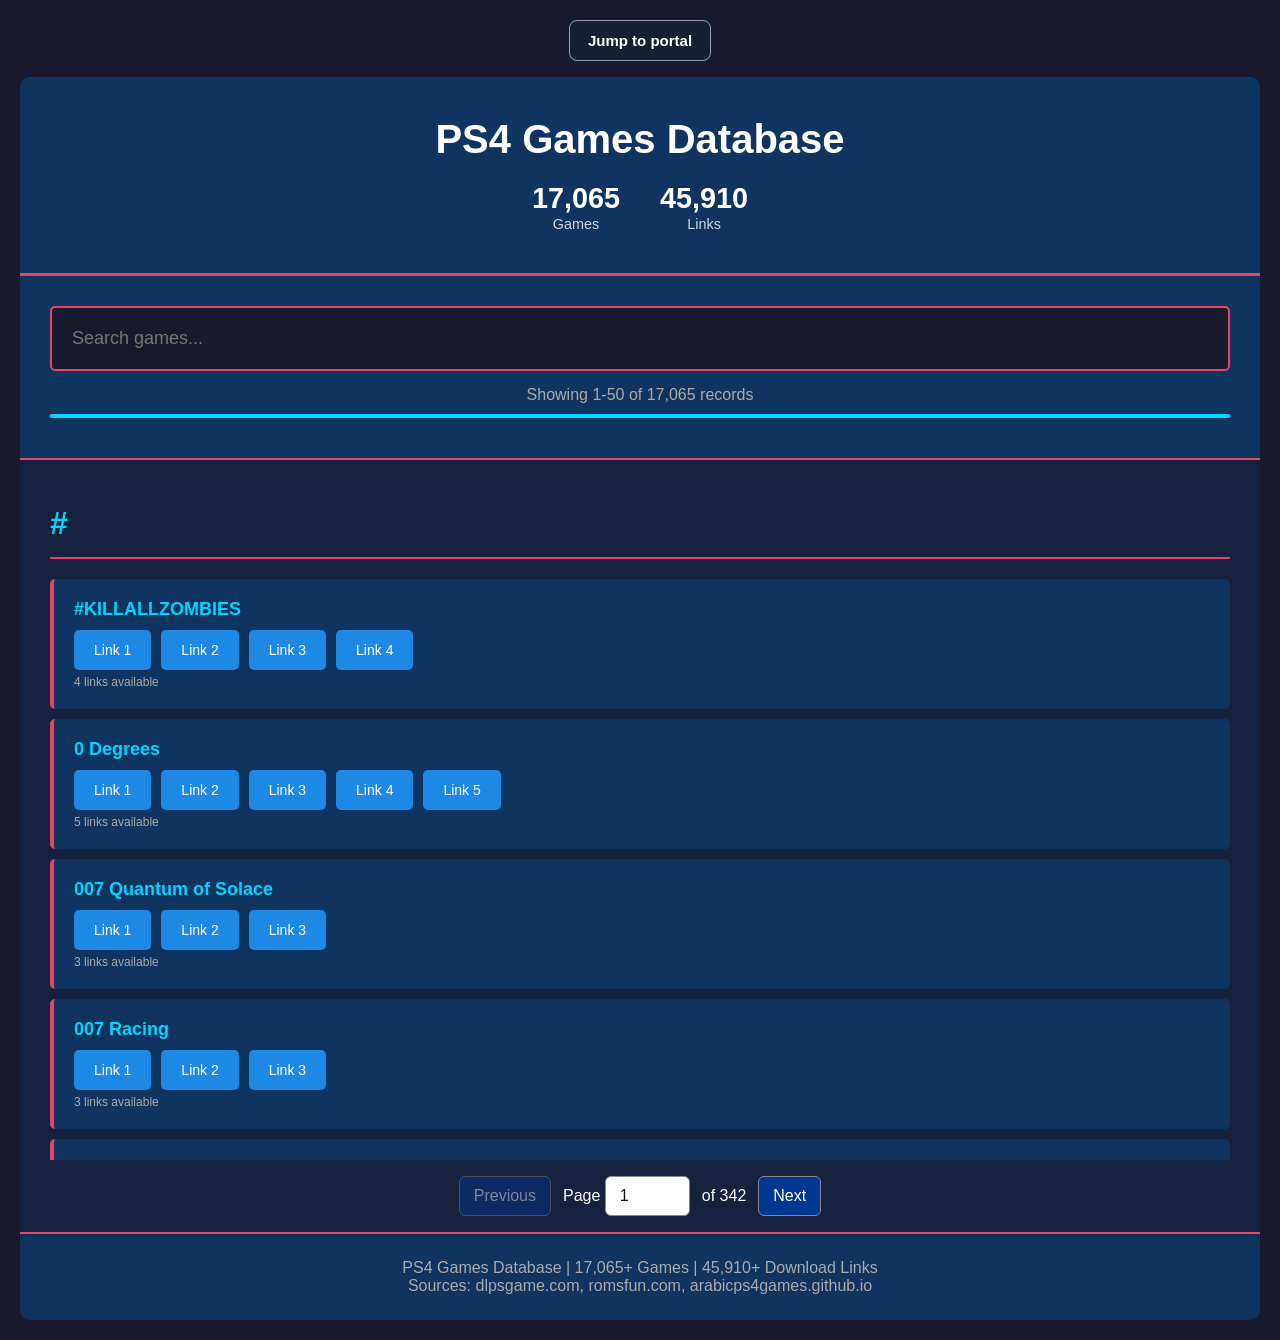
<file: db/ps4-games-optimized.html>
<!DOCTYPE html>
<html lang="en">
<head>
    <meta charset="UTF-8">
    <meta name="viewport" content="width=1920, initial-scale=1.0">
    <meta name="description" content="PS4 Games Database - 17,065+ PS4 games with 45,910+ download links">
    <title>PS4 Games Database</title>
    <style>
        * { margin: 0; padding: 0; box-sizing: border-box; }
        
        body {
            font-family: Arial, sans-serif;
            background: #1a1a2e;
            color: #fff;
            min-height: 100vh;
            padding: 20px;
        }
        
        .container {
            max-width: 1880px;
            margin: 0 auto;
            background: #16213e;
            border-radius: 10px;
            overflow: hidden;
        }
        
        header {
            background: #0f3460;
            padding: 40px;
            text-align: center;
            border-bottom: 3px solid #e94560;
        }
        
        h1 {
            font-size: 2.5em;
            margin-bottom: 20px;
        }
        
        .stats {
            display: flex;
            justify-content: center;
            gap: 40px;
            flex-wrap: wrap;
        }
        
        .stat-item {
            text-align: center;
        }
        
        .stat-number {
            font-size: 1.8em;
            font-weight: bold;
            display: block;
        }
        
        .stat-label {
            font-size: 0.9em;
            opacity: 0.8;
            margin-top: 5px;
        }
        
        .search-container {
            padding: 30px;
            background: #0f3460;
            border-bottom: 2px solid #e94560;
        }
        
        #searchInput {
            width: 100%;
            padding: 20px;
            font-size: 18px;
            border: 2px solid #e94560;
            border-radius: 5px;
            outline: none;
            background: #1a1a2e;
            color: #fff;
        }
        
        #searchInput:focus {
            border-color: #00d4ff;
            box-shadow: 0 0 10px rgba(0, 212, 255, 0.3);
        }
        
        .search-info {
            margin-top: 15px;
            text-align: center;
            color: #aaa;
            font-size: 16px;
        }
        
        .games-container {
            padding: 30px;
            max-height: 700px;
            overflow-y: auto;
        }
        
        .letter-section {
            margin-bottom: 30px;
        }
        
        .letter-header {
            font-size: 2em;
            font-weight: bold;
            color: #00d4ff;
            padding: 15px 0;
            border-bottom: 2px solid #e94560;
            margin-bottom: 20px;
        }
        
        .game-item {
            padding: 20px;
            margin: 10px 0;
            border-radius: 5px;
            background: #0f3460;
            border-left: 4px solid #e94560;
        }
        
        .game-item:hover {
            background: #1a4d7a;
            border-left-color: #00d4ff;
        }
        
        .game-title {
            font-size: 18px;
            font-weight: 600;
            color: #00d4ff;
            margin-bottom: 10px;
        }
        
        .download-links {
            display: flex;
            flex-wrap: wrap;
            gap: 10px;
            margin-top: 10px;
        }
        
        .download-btn {
            padding: 12px 20px;
            border-radius: 5px;
            text-decoration: none;
            font-size: 14px;
            font-weight: 500;
            display: inline-block;
            border: none;
            cursor: pointer;
            transition: background-color 0.15s;
        }
        
        .btn-mediafire {
            background: #1e88e5;
            color: white;
        }
        
        .btn-mediafire:hover {
            background: #1565c0;
        }
        
        .btn-1file {
            background: #43a047;
            color: white;
        }
        
        .btn-1file:hover {
            background: #2e7d32;
        }
        
        .btn-other {
            background: #fb8c00;
            color: white;
        }
        
        .btn-other:hover {
            background: #e65100;
        }
        
        .btn-page {
            background: #6c757d;
            color: white;
        }
        
        .btn-page:hover {
            background: #495057;
        }
        
        .link-count {
            font-size: 12px;
            color: #aaa;
            margin-top: 5px;
        }
        
        footer {
            background: #0f3460;
            padding: 25px;
            text-align: center;
            color: #aaa;
            border-top: 2px solid #e94560;
        }
        
        footer a {
            color: #00d4ff;
            text-decoration: none;
        }
        
        footer a:hover {
            text-decoration: underline;
        }
        
        .scroll-top {
            position: fixed;
            bottom: 30px;
            right: 30px;
            background: #e94560;
            color: white;
            width: 60px;
            height: 60px;
            border-radius: 5px;
            display: none;
            align-items: center;
            justify-content: center;
            cursor: pointer;
            font-size: 24px;
            border: none;
            transition: all 0.3s;
        }
        
        .scroll-top:hover {
            background: #00d4ff;
        }
        
        .scroll-top.show {
            display: flex;
        }
        
        .loading {
            text-align: center;
            padding: 50px;
            font-size: 18px;
            color: #aaa;
        }
        
        .progress-bar {
            width: 100%;
            height: 4px;
            background: #0f3460;
            margin: 10px 0;
            border-radius: 2px;
            overflow: hidden;
        }
        
        .progress-fill {
            height: 100%;
            background: #00d4ff;
            width: 0%;
            transition: width 0.3s;
        }

        .catalog-pagination { display:flex; flex-wrap:wrap; align-items:center; justify-content:center; gap:12px; padding:16px; }
        .catalog-pagination button, .catalog-pagination input { font:inherit; padding:10px 14px; border:1px solid #888; border-radius:6px; }
        .catalog-pagination button { cursor:pointer; background:#003791; color:white; }
        .catalog-pagination button:disabled { opacity:.45; cursor:default; }
        .catalog-pagination input { width:85px; color:#111; background:white; }
        .game-title { overflow-wrap:anywhere; }
    </style>
<link rel="stylesheet" href="portal-navigation.css">
</head>
<body>
    <nav class="portal-navigation" aria-label="Portal navigation"><a href="../index.html">Jump to portal</a></nav>
    <div class="container">
        <header>
            <h1>PS4 Games Database</h1>
            <div class="stats">
                <div class="stat-item">
                    <span class="stat-number">17,065</span>
                    <span class="stat-label">Games</span>
                </div>
                <div class="stat-item">
                    <span class="stat-number">45,910</span>
                    <span class="stat-label">Links</span>
                </div>
            </div>
        </header>
        
        <div class="search-container">
            <input type="text" id="searchInput" placeholder="Search games...">
            <div class="search-info" id="searchInfo">Loading...</div>
            <div class="progress-bar"><div class="progress-fill" id="progressFill"></div></div>
        </div>
        
        <div class="games-container" id="gamesContainer">
            <div class="loading">Loading games database...</div>
        </div>
        
        <footer>
            <p>PS4 Games Database | 17,065+ Games | 45,910+ Download Links</p>
            <p>Sources: dlpsgame.com, romsfun.com, arabicps4games.github.io</p>
        </footer>
    </div>
    
    <button class="scroll-top" id="scrollTop" onclick="scrollToTop()">UP</button>
    
    <script src="games-loader.js"></script>
    <script src="catalog-browser.js"></script>
    <script>
        var allGames = [];
        var loadedCount = 0;
        
        function loadGames() {
            window.loadPS4Games(function (error, games) {
                if (error) {
                    document.getElementById('gamesContainer').textContent = 'Error loading games database: ' + error.message;
                    document.getElementById('searchInfo').textContent = 'Database could not be loaded';
                    return;
                }
                allGames = games;
                window.initGameBrowser(allGames, displayGames);
                var bar = document.getElementById('progressFill');
                if (bar) bar.style.width = '100%';
            }, function (percent) {
                var bar = document.getElementById('progressFill');
                if (bar) bar.style.width = percent + '%';
            });
        }

        function displayGames(games) {
            var container = document.getElementById('gamesContainer');
            container.innerHTML = '';
            
            var grouped = {};
            for (var i = 0; i < games.length; i++) {
                var game = games[i];
                var firstChar = game.name.charAt(0).toUpperCase();
                var letter = /[A-Z]/.test(firstChar) ? firstChar : '#';
                if (!grouped[letter]) grouped[letter] = [];
                grouped[letter].push(game);
            }
            
            var letters = Object.keys(grouped).sort(function(a, b) {
                if (a === '#') return -1;
                if (b === '#') return 1;
                return a.localeCompare(b);
            });
            
            for (var l = 0; l < letters.length; l++) {
                var letter = letters[l];
                var section = document.createElement('div');
                section.className = 'letter-section';
                
                var header = document.createElement('div');
                header.className = 'letter-header';
                header.textContent = letter;
                section.appendChild(header);
                
                var letterGames = grouped[letter];
                for (var g = 0; g < letterGames.length; g++) {
                    var game = letterGames[g];
                    var gameDiv = document.createElement('div');
                    gameDiv.className = 'game-item';
                    
                    var title = document.createElement('div');
                    title.className = 'game-title';
                    title.textContent = game.name;
                    gameDiv.appendChild(title);
                    
                    var linksDiv = document.createElement('div');
                    linksDiv.className = 'download-links';
                    
                    var links = game.download_links.mediafire.concat(game.download_links['1file']).concat(game.download_links.other);
                    for (var k = 0; k < links.length; k++) {
                        var link = links[k];
                        var btn = document.createElement('a');
                        btn.href = 'redirect-optimized.html?url=' + encodeURIComponent(link) + '&game=' + encodeURIComponent(game.name);
                        btn.className = 'download-btn btn-mediafire';
                        btn.textContent = 'Link ' + (k + 1);
                        btn.target = '_blank';
                        btn.onclick = function(e) { e.preventDefault(); window.location.href = this.href; return false; };
                        linksDiv.appendChild(btn);
                    }
                    
                    gameDiv.appendChild(linksDiv);
                    
                    var linkCount = document.createElement('div');
                    linkCount.className = 'link-count';
                    linkCount.textContent = game.total_links + ' links available';
                    gameDiv.appendChild(linkCount);
                    
                    section.appendChild(gameDiv);
                }
                
                container.appendChild(section);
            }
        }
        
        var scrollBtn = document.getElementById('scrollTop');
        var gamesContainer = document.getElementById('gamesContainer');
        
        gamesContainer.addEventListener('scroll', function() {
            if (gamesContainer.scrollTop > 300) {
                scrollBtn.classList.add('show');
            } else {
                scrollBtn.classList.remove('show');
            }
        });
        
        function scrollToTop() {
            gamesContainer.scrollTop = 0;
        }
        
        loadGames();
    </script>
</body>
</html>
</file>
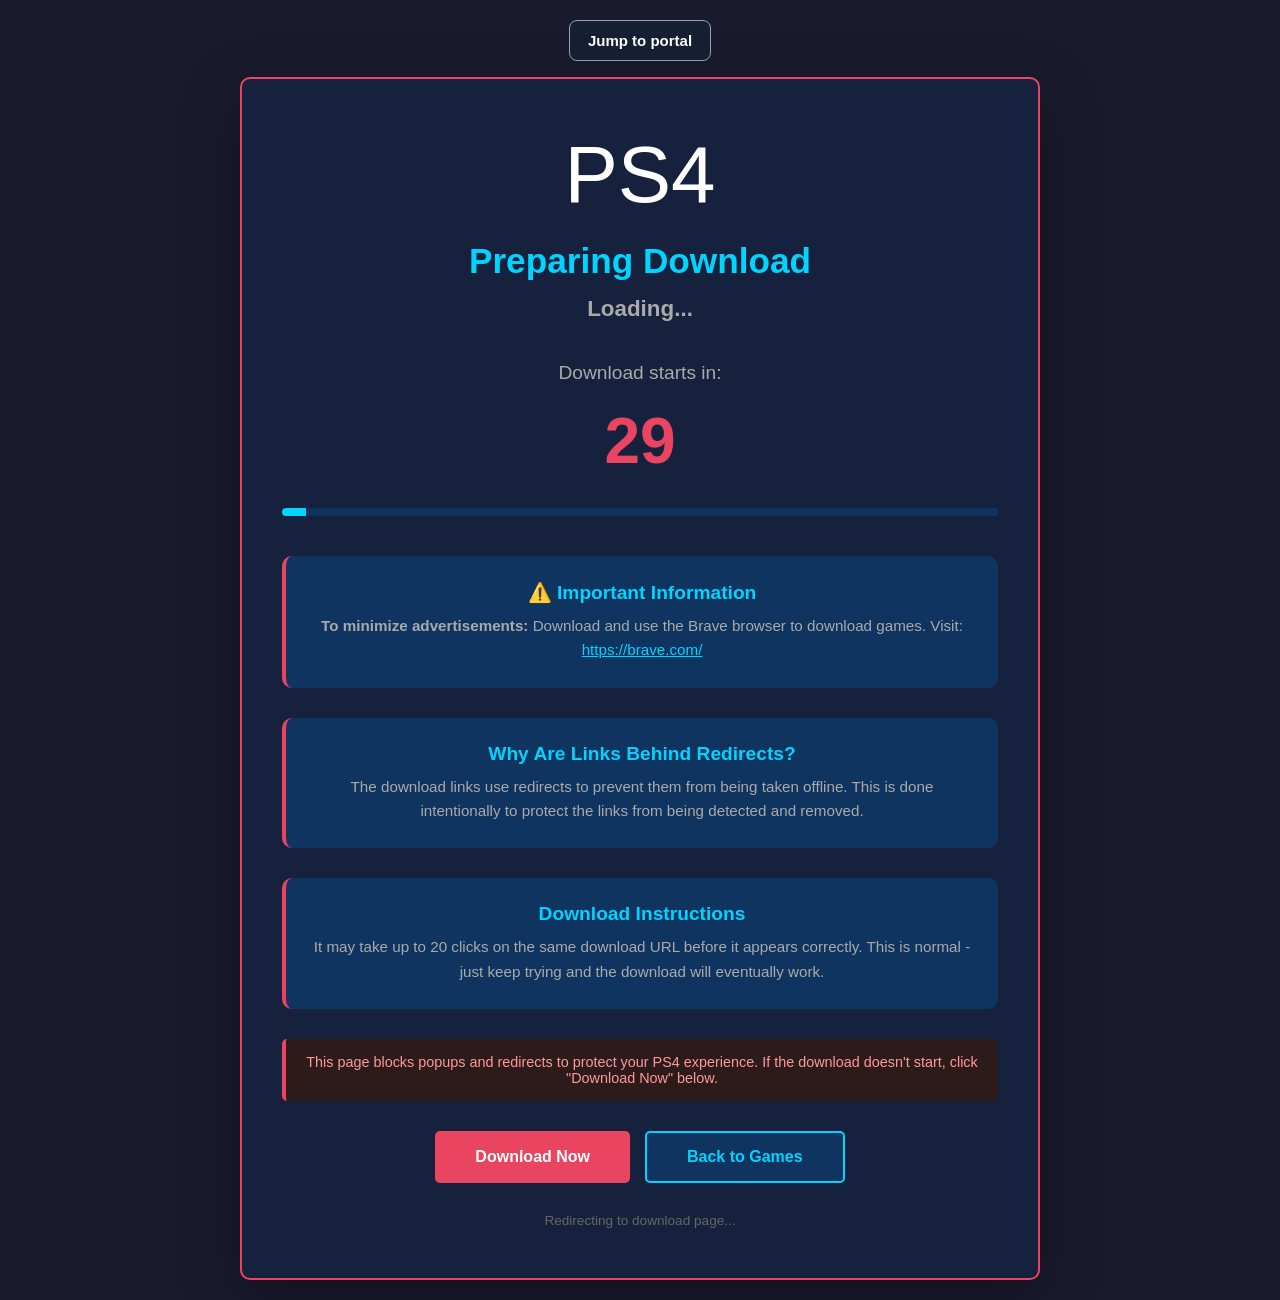
<file: db/redirect-optimized.html>
<!DOCTYPE html>
<html lang="en">
<head>
    <meta charset="UTF-8">
    <meta name="viewport" content="width=1920, initial-scale=1.0">
    <title>Preparing Download...</title>
    <style>
        * { margin: 0; padding: 0; box-sizing: border-box; }
        
        body {
            font-family: Arial, sans-serif;
            background: #1a1a2e;
            color: #fff;
            min-height: 100vh;
            display: flex;
            align-items: center;
            justify-content: center;
            padding: 20px;
        }
        
        .container {
            background: #16213e;
            border-radius: 10px;
            box-shadow: 0 20px 60px rgba(0,0,0,0.3);
            max-width: 800px;
            width: 100%;
            padding: 50px 40px;
            text-align: center;
            border: 2px solid #e94560;
        }
        
        .game-icon {
            font-size: 80px;
            margin-bottom: 20px;
        }
        
        h1 {
            color: #00d4ff;
            font-size: 2.2em;
            margin-bottom: 15px;
        }
        
        .game-name {
            font-size: 1.4em;
            color: #aaa;
            margin-bottom: 30px;
            font-weight: 600;
        }
        
        .countdown-container {
            margin: 40px 0;
        }
        
        .countdown-text {
            font-size: 1.2em;
            color: #aaa;
            margin-bottom: 20px;
        }
        
        .countdown-timer {
            font-size: 4em;
            font-weight: bold;
            color: #e94560;
            margin: 20px 0;
        }
        
        .progress-bar-container {
            width: 100%;
            height: 8px;
            background: #0f3460;
            border-radius: 5px;
            overflow: hidden;
            margin: 30px 0;
        }
        
        .progress-bar {
            height: 100%;
            background: #00d4ff;
            width: 0%;
            transition: width 1s linear;
        }
        
        .info-section {
            background: #0f3460;
            border-radius: 10px;
            padding: 25px;
            margin: 30px 0;
            border-left: 4px solid #e94560;
        }
        
        .info-title {
            font-size: 1.2em;
            color: #00d4ff;
            margin-bottom: 10px;
            font-weight: 600;
        }
        
        .info-text {
            color: #aaa;
            line-height: 1.6;
            font-size: 0.95em;
        }
        
        .button-group {
            margin-top: 30px;
            display: flex;
            gap: 15px;
            justify-content: center;
            flex-wrap: wrap;
        }
        
        .btn {
            padding: 15px 40px;
            border-radius: 5px;
            text-decoration: none;
            font-size: 1em;
            font-weight: 600;
            transition: all 0.3s;
            border: none;
            cursor: pointer;
        }
        
        .btn-primary {
            background: #e94560;
            color: white;
        }
        
        .btn-primary:hover {
            background: #ff5a7e;
        }
        
        .btn-secondary {
            background: #0f3460;
            color: #00d4ff;
            border: 2px solid #00d4ff;
        }
        
        .btn-secondary:hover {
            background: #1a4d7a;
        }
        
        .footer-text {
            margin-top: 30px;
            color: #666;
            font-size: 0.85em;
        }
        
        .warning {
            background: #2d1b1b;
            border-left: 4px solid #e94560;
            padding: 15px;
            border-radius: 5px;
            margin: 20px 0;
            color: #ff9999;
            font-size: 0.9em;
        }
    </style>
<link rel="stylesheet" href="portal-navigation.css">
</head>
<body>
    <nav class="portal-navigation" aria-label="Portal navigation"><a href="../index.html">Jump to portal</a></nav>
    <div class="container">
        <div class="game-icon">PS4</div>
        <h1>Preparing Download</h1>
        <div class="game-name" id="gameName">Loading...</div>
        
        <div class="countdown-container">
            <div class="countdown-text">Download starts in:</div>
            <div class="countdown-timer" id="countdown">30</div>
            <div class="progress-bar-container">
                <div class="progress-bar" id="progressBar"></div>
            </div>
        </div>

        <div class="info-section">
            <div class="info-title">⚠️ Important Information</div>
            <div class="info-text">
                <strong>To minimize advertisements:</strong> Download and use the Brave browser to download games. Visit: <a href="https://brave.com/" target="_blank" style="color: #00d4ff; text-decoration: underline;">https://brave.com/</a>
            </div>
        </div>

        <div class="info-section">
            <div class="info-title">Why Are Links Behind Redirects?</div>
            <div class="info-text">
                The download links use redirects to prevent them from being taken offline. This is done intentionally to protect the links from being detected and removed.
            </div>
        </div>

        <div class="info-section">
            <div class="info-title">Download Instructions</div>
            <div class="info-text">
                It may take up to 20 clicks on the same download URL before it appears correctly. This is normal - just keep trying and the download will eventually work.
            </div>
        </div>

        <div class="warning">
            This page blocks popups and redirects to protect your PS4 experience. If the download doesn't start, click "Download Now" below.
        </div>
        
        <div class="button-group">
            <button class="btn btn-primary" onclick="skipCountdown()">Download Now</button>
            <button class="btn btn-secondary" onclick="goBack()">Back to Games</button>
        </div>
        
        <div class="footer-text">
            Redirecting to <span id="hostName">download page</span>...
        </div>
    </div>
    
    <script src="popup-blocker.js"></script>
    <script>
        var urlParams = new URLSearchParams(window.location.search);
        var downloadUrl = urlParams.get('url');
        var gameName = urlParams.get('game');
        var hostName = urlParams.get('host');
        
        var allowedDomains = [
            'mediafire.com',
            '1fichier.com',
            '1file',
            'mega.nz',
            'drive.google.com',
            'dropbox.com',
            'dlpsgame.com'
        ];
        
        function isValidUrl(url) {
            if (!url) return false;
            try {
                var urlObj = new URL(url);
                for (var i = 0; i < allowedDomains.length; i++) {
                    if (urlObj.hostname.indexOf(allowedDomains[i]) > -1) {
                        return true;
                    }
                }
                return false;
            } catch (e) {
                return false;
            }
        }
        
        if (gameName) {
            document.getElementById('gameName').textContent = decodeURIComponent(gameName);
        }
        
        if (hostName) {
            var hostNames = {
                'mediafire': 'Mediafire',
                '1file': '1File',
                'other': 'download page'
            };
            document.getElementById('hostName').textContent = hostNames[hostName] || 'download page';
        }
        
        var timeLeft = 30;
        var countdownElement = document.getElementById('countdown');
        var progressBar = document.getElementById('progressBar');

        function updateProgress() {
            var progress = ((30 - timeLeft) / 30) * 100;
            progressBar.style.width = progress + '%';
        }
        
        var countdownInterval = setInterval(function() {
            timeLeft--;
            countdownElement.textContent = timeLeft;
            updateProgress();
            
            if (timeLeft <= 0) {
                clearInterval(countdownInterval);
                redirect();
            }
        }, 1000);
        
        updateProgress();
        
        function redirect() {
            if (isValidUrl(downloadUrl)) {
                window.location.href = decodeURIComponent(downloadUrl);
            } else {
                alert('Invalid download URL. Please return to the games database.');
                goBack();
            }
        }
        
        function skipCountdown() {
            clearInterval(countdownInterval);
            redirect();
        }
        
        function goBack() {
            window.history.back();
        }
    </script>
</body>
</html>
</file>
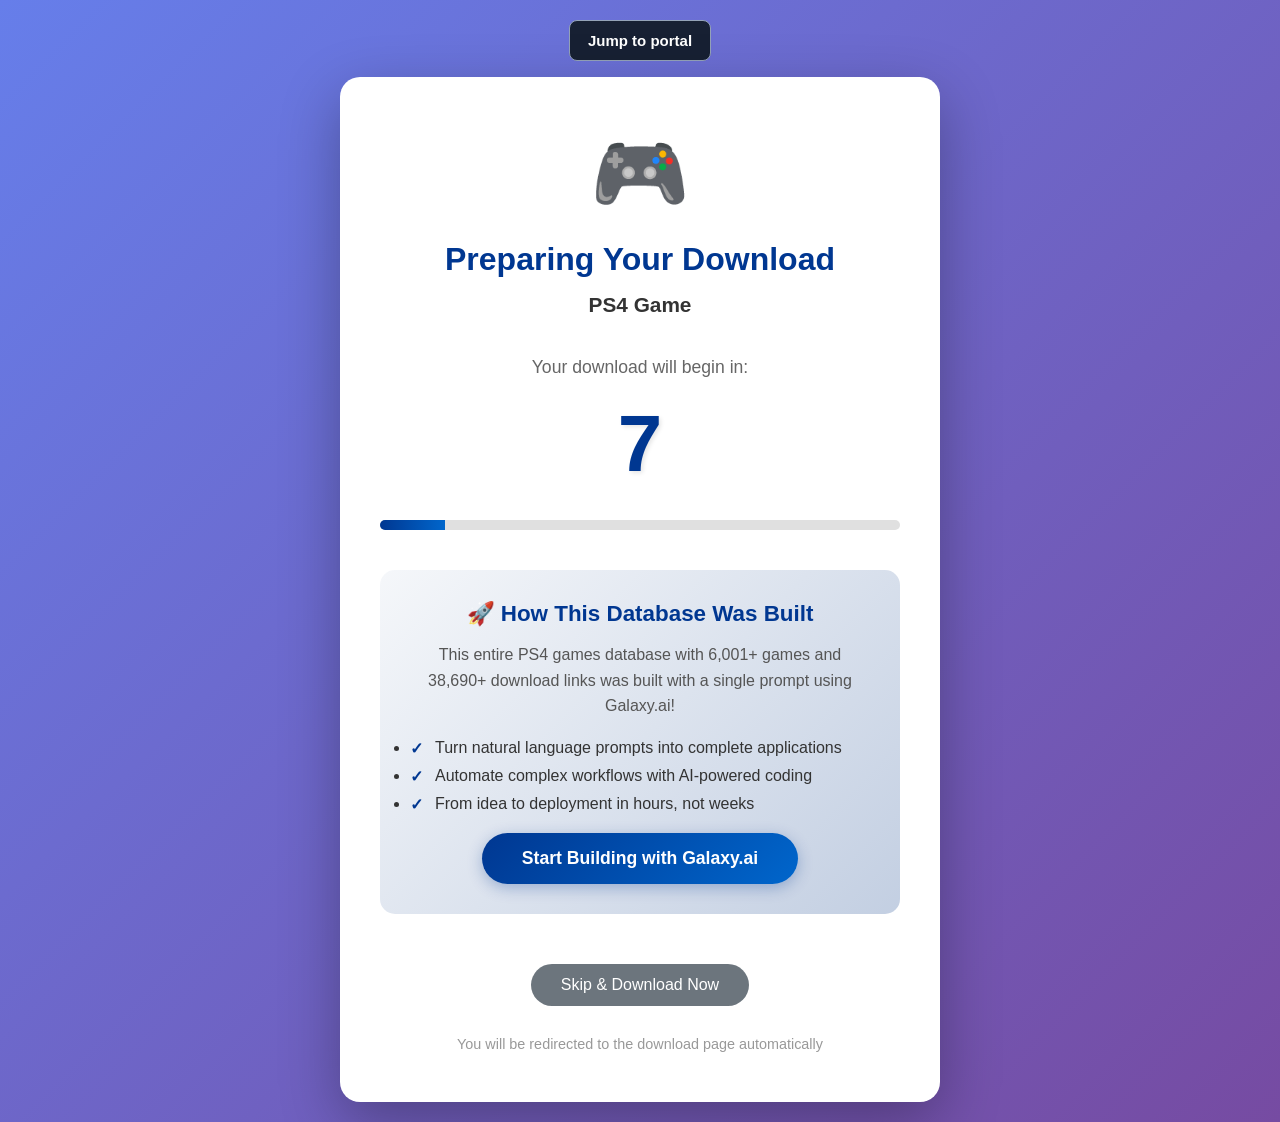
<file: db/redirect.html>
<!DOCTYPE html>
<html lang="en">
<head>
    <meta charset="UTF-8">
    <meta name="viewport" content="width=device-width, initial-scale=1.0">
    <title>Preparing Your Download...</title>
    <style>
        * { margin: 0; padding: 0; box-sizing: border-box; }
        
        body {
            font-family: 'Segoe UI', Tahoma, Geneva, Verdana, sans-serif;
            background: linear-gradient(135deg, #667eea 0%, #764ba2 100%);
            min-height: 100vh;
            display: flex;
            align-items: center;
            justify-content: center;
            padding: 20px;
        }
        
        .container {
            background: white;
            border-radius: 20px;
            box-shadow: 0 20px 60px rgba(0,0,0,0.3);
            max-width: 600px;
            width: 100%;
            padding: 50px 40px;
            text-align: center;
        }
        
        .game-icon {
            font-size: 80px;
            margin-bottom: 20px;
        }
        
        h1 {
            color: #003791;
            font-size: 2em;
            margin-bottom: 15px;
        }
        
        .game-name {
            font-size: 1.3em;
            color: #333;
            margin-bottom: 30px;
            font-weight: 600;
        }
        
        .countdown-container {
            margin: 40px 0;
        }
        
        .countdown-text {
            font-size: 1.1em;
            color: #666;
            margin-bottom: 20px;
        }
        
        .countdown-timer {
            font-size: 5em;
            font-weight: bold;
            color: #003791;
            margin: 20px 0;
            text-shadow: 2px 2px 4px rgba(0,0,0,0.1);
        }
        
        .progress-bar-container {
            width: 100%;
            height: 10px;
            background: #e0e0e0;
            border-radius: 10px;
            overflow: hidden;
            margin: 30px 0;
        }
        
        .progress-bar {
            height: 100%;
            background: linear-gradient(90deg, #003791 0%, #0066cc 100%);
            width: 0%;
            transition: width 1s linear;
        }
        
        .promo-section {
            background: linear-gradient(135deg, #f5f7fa 0%, #c3cfe2 100%);
            border-radius: 15px;
            padding: 30px;
            margin: 30px 0;
        }
        
        .promo-title {
            font-size: 1.4em;
            color: #003791;
            margin-bottom: 15px;
            font-weight: 600;
        }
        
        .promo-text {
            color: #555;
            line-height: 1.6;
            margin-bottom: 20px;
        }
        
        .promo-features {
            text-align: left;
            margin: 20px 0;
        }
        
        .promo-features li {
            color: #333;
            margin: 10px 0;
            padding-left: 25px;
            position: relative;
        }
        
        .promo-features li:before {
            content: "✓";
            position: absolute;
            left: 0;
            color: #003791;
            font-weight: bold;
        }
        
        .cta-button {
            display: inline-block;
            background: linear-gradient(135deg, #003791 0%, #0066cc 100%);
            color: white;
            padding: 15px 40px;
            border-radius: 50px;
            text-decoration: none;
            font-size: 1.1em;
            font-weight: 600;
            transition: all 0.3s;
            box-shadow: 0 4px 15px rgba(0, 55, 145, 0.3);
        }
        
        .cta-button:hover {
            transform: translateY(-2px);
            box-shadow: 0 6px 20px rgba(0, 55, 145, 0.4);
        }
        
        .skip-button {
            display: inline-block;
            background: #6c757d;
            color: white;
            padding: 12px 30px;
            border-radius: 50px;
            text-decoration: none;
            font-size: 1em;
            font-weight: 500;
            transition: all 0.3s;
            margin-top: 20px;
            cursor: pointer;
            border: none;
        }
        
        .skip-button:hover {
            background: #495057;
            transform: translateY(-2px);
        }
        
        .footer-text {
            margin-top: 30px;
            color: #999;
            font-size: 0.9em;
        }
        
        @media (max-width: 768px) {
            .container { padding: 30px 20px; }
            h1 { font-size: 1.5em; }
            .game-name { font-size: 1.1em; }
            .countdown-timer { font-size: 3.5em; }
            .promo-title { font-size: 1.2em; }
            .cta-button { padding: 12px 30px; font-size: 1em; }
        }
    </style>
<link rel="stylesheet" href="portal-navigation.css">
</head>
<body>
    <nav class="portal-navigation" aria-label="Portal navigation"><a href="../index.html">Jump to portal</a></nav>
    <div class="container">
        <div class="game-icon">🎮</div>
        <h1>Preparing Your Download</h1>
        <div class="game-name" id="gameName">Loading...</div>
        
        <div class="countdown-container">
            <div class="countdown-text">Your download will begin in:</div>
            <div class="countdown-timer" id="countdown">8</div>
            <div class="progress-bar-container">
                <div class="progress-bar" id="progressBar"></div>
            </div>
        </div>
        
        <div class="promo-section">
            <div class="promo-title">🚀 How This Database Was Built</div>
            <div class="promo-text">
                This entire PS4 games database with 6,001+ games and 38,690+ download links was built with a single prompt using Galaxy.ai!
            </div>
            <ul class="promo-features">
                <li>Turn natural language prompts into complete applications</li>
                <li>Automate complex workflows with AI-powered coding</li>
                <li>From idea to deployment in hours, not weeks</li>
            </ul>
            <a href="https://galaxy.ai/?via=start-building" target="_blank" class="cta-button">
                Start Building with Galaxy.ai
            </a>
        </div>
        
        <button class="skip-button" onclick="skipCountdown()">Skip & Download Now</button>
        
        <div class="footer-text">
            You will be redirected to <span id="hostName">the download page</span> automatically
        </div>
    </div>
    
    <script>
        // Get URL parameters
        const urlParams = new URLSearchParams(window.location.search);
        const downloadUrl = urlParams.get('url');
        const gameName = urlParams.get('game');
        const hostName = urlParams.get('host');
        
        // Whitelist of allowed domains for security
        const allowedDomains = [
            'mediafire.com',
            '1fichier.com',
            '1file',
            'mega.nz',
            'drive.google.com',
            'dropbox.com',
            'uploadhaven',
            'filecrypt.cc',
            'dlpsgame.com'
        ];
        
        // Validate download URL
        function isValidUrl(url) {
            if (!url) return false;
            try {
                const urlObj = new URL(url);
                return allowedDomains.some(domain => urlObj.hostname.includes(domain));
            } catch {
                return false;
            }
        }
        
        // Display game name
        if (gameName) {
            document.getElementById('gameName').textContent = decodeURIComponent(gameName);
        } else {
            document.getElementById('gameName').textContent = 'PS4 Game';
        }
        
        // Display host name
        if (hostName) {
            const hostNames = {
                'mediafire': 'Mediafire',
                '1file': '1File',
                'other': 'the download page'
            };
            document.getElementById('hostName').textContent = hostNames[hostName] || 'the download page';
        }
        
        // Countdown timer
        let timeLeft = 8;
        const countdownElement = document.getElementById('countdown');
        const progressBar = document.getElementById('progressBar');
        
        // Update progress bar
        function updateProgress() {
            const progress = ((8 - timeLeft) / 8) * 100;
            progressBar.style.width = progress + '%';
        }
        
        // Countdown function
        const countdownInterval = setInterval(() => {
            timeLeft--;
            countdownElement.textContent = timeLeft;
            updateProgress();
            
            if (timeLeft <= 0) {
                clearInterval(countdownInterval);
                redirect();
            }
        }, 1000);
        
        // Initial progress
        updateProgress();
        
        // Redirect function
        function redirect() {
            if (isValidUrl(downloadUrl)) {
                window.location.href = decodeURIComponent(downloadUrl);
            } else {
                alert('Invalid download URL. Please return to the games database.');
                window.close();
            }
        }
        
        // Skip countdown function
        function skipCountdown() {
            clearInterval(countdownInterval);
            redirect();
        }
        
        // Prevent accidental navigation
        window.addEventListener('beforeunload', (e) => {
            if (timeLeft > 0) {
                e.preventDefault();
                e.returnValue = '';
            }
        });
    </script>
</body>
</html>
</file>
<file: styles.css>
:root{font-family:Arial,"Segoe UI",sans-serif;color:#eff2fa;background:#0c0f16;--muted:#9ba4b7;--line:#293041;--accent:#b3f36b}*{box-sizing:border-box}body{margin:0}button,input,textarea,select{font:inherit}button,a,input,select,textarea{-webkit-tap-highlight-color:transparent}button{cursor:pointer}button:disabled{opacity:.4;cursor:default}button,select{background:#1b2130;border:1px solid var(--line);border-radius:9px;color:#e8edf9;padding:11px 15px}button:hover:not(:disabled),a:hover{border-color:var(--accent);color:var(--accent)}:focus-visible{outline:2px solid var(--accent);outline-offset:3px}header{height:82px;border-bottom:1px solid var(--line);display:flex;align-items:center;justify-content:space-between;padding:0 max(5vw,20px)}a{color:inherit;text-decoration:none}.brand{display:flex;align-items:center;gap:12px;font-weight:900;letter-spacing:2px}.brand-icon{display:grid;place-items:center;background:var(--accent);color:#172215;border-radius:10px;font-size:30px;width:38px;height:38px}.edition{font-size:13px;color:var(--muted)}.edition b{margin-inline-start:18px;border:1px solid var(--line);border-radius:5px;padding:5px 8px}main{max-width:1390px;margin:auto;padding:0 5vw}.hero{display:flex;justify-content:space-between;align-items:center;min-height:250px}.eyebrow{font-size:12px;color:var(--accent);letter-spacing:1px}h1{font-size:clamp(32px,4vw,56px);margin:15px 0;letter-spacing:-1.8px}h1 em{font-style:normal;color:var(--accent)}.hero p{color:var(--muted);font-size:16px}.hero-art{direction:ltr;display:grid;grid-template-columns:1fr 1fr;gap:8px;transform:rotate(-12deg);margin-inline:45px;font-size:45px;color:#758fbd}.hero-art span{display:grid;place-items:center;background:#171f30;border:1px solid #2c3952;border-radius:20px;width:70px;height:70px}.hero-art span:nth-child(2){color:#d993bd}.hero-art span:nth-child(1){color:var(--accent)}.stats{display:grid;grid-template-columns:repeat(4,1fr);gap:14px;margin-bottom:30px}.stats>div{background:#151b26;border:1px solid var(--line);border-radius:12px;padding:18px 24px;display:flex;justify-content:space-between;align-items:center}.stats span{color:var(--muted);font-size:14px}.stats strong{font-size:30px;font-weight:500}.stats>div:first-child strong{color:var(--accent)}.toolbar{display:flex;gap:10px;align-items:center;flex-wrap:wrap}.search{flex:1;min-width:210px;display:flex;align-items:center;gap:10px;border:1px solid var(--line);background:#151b26;border-radius:9px;padding:0 15px}.search span{font-size:28px;color:var(--muted)}input,textarea{background:transparent;color:#eff2fa;border:0;padding:13px;width:100%}input[type=search]{padding:13px 0;min-width:0}.filter-label{display:flex;align-items:center;gap:8px;font-size:13px;color:var(--muted)}#letters{direction:ltr;display:flex;gap:5px;flex-wrap:wrap;margin:20px 0 32px}#letters button{padding:8px 0;width:32px;background:transparent;border-color:transparent;font-size:12px}#letters button:first-child{width:50px}#letters button.active{background:var(--accent);color:#142110}.list-heading{display:flex;align-items:center;justify-content:space-between;gap:15px;margin-bottom:16px}h2{font-size:20px;margin:0}#resultCount{font-size:12px;font-weight:normal;color:var(--muted);margin:0 8px}#saveStatus{font-size:12px;color:var(--accent)}.games{display:grid;grid-template-columns:repeat(3,minmax(0,1fr));gap:16px}.game{background:#151b26;border:1px solid var(--line);border-radius:14px;padding:22px;position:relative;overflow:hidden}.game-top{display:flex;gap:13px;align-items:center;margin-bottom:18px;min-height:65px}.monogram{width:48px;height:56px;flex-shrink:0;border:1px solid #36445b;background:linear-gradient(145deg,#293a53,#192434);color:#b5c9e7;border-radius:8px;display:grid;place-items:center;font-size:27px;font-weight:700}.game h3{font-size:16px;line-height:1.45;margin:0 0 7px;overflow-wrap:anywhere}.meta{color:var(--muted);font-size:11px}.checks{display:flex;gap:12px;border-top:1px solid var(--line);padding-top:16px;margin-bottom:17px}.checks label{display:flex;align-items:center;gap:7px;font-size:13px;cursor:pointer}.checks input{width:16px;height:16px;margin:0;accent-color:var(--accent)}.links{display:flex;gap:8px;margin-bottom:16px}.links a{font-size:12px;border:1px solid var(--line);padding:8px 10px;border-radius:7px}.notes-label{font-size:12px;color:var(--muted);display:block}.game textarea{background:#0f141f;border:1px solid #293041;border-radius:8px;resize:vertical;min-height:80px;margin-top:8px;font-size:13px;line-height:1.6}.cheats{display:flex;justify-content:space-between;color:#8590a5;font-size:11px;margin-top:14px}.cheats span:last-child{background:#232a38;border-radius:4px;padding:3px 6px}.pagination{display:flex;gap:20px;align-items:center;justify-content:center;margin:30px 0;font-size:13px}footer{border-top:1px solid var(--line);padding:22px 0 30px;display:flex;justify-content:space-between;gap:12px;font-size:11px;color:var(--muted)}#notice{padding:15px;border:1px solid #d5a350;background:#31291b;border-radius:8px;margin-bottom:16px}#empty{padding:60px;text-align:center;color:var(--muted)}dialog{color:#eff2fa;background:#151b26;border:1px solid var(--line);border-radius:15px;max-width:540px;width:90%;padding:28px}dialog::backdrop{background:#000a}.close{float:left;padding:5px 10px}dialog p{line-height:1.7;color:var(--muted)}dialog input{border:1px solid var(--line);border-radius:8px;margin:8px 0 16px}dialog label{font-size:13px}dialog a{color:var(--accent)}@media(min-width:1450px){main{padding:0 35px}}@media(max-width:1000px){.games{grid-template-columns:repeat(2,minmax(0,1fr))}.stats>div{padding:16px}.stats strong{font-size:25px}.hero-art{margin-inline:15px}}@media(max-width:650px){header{height:65px}.edition{font-size:11px}.edition b{display:none}.hero{min-height:210px}.hero-art{font-size:28px;gap:5px;margin-inline:5px}.hero-art span{width:40px;height:40px;border-radius:10px}.hero p{font-size:13px}.stats{grid-template-columns:repeat(2,1fr);gap:9px;margin-bottom:20px}.games{grid-template-columns:1fr}.toolbar>.search{flex-basis:100%}.toolbar button{padding:10px;font-size:12px}.filter-label>select{max-width:130px;font-size:12px}#letters{margin-bottom:22px;gap:3px}.list-heading{align-items:flex-start;flex-direction:column}footer{flex-direction:column}.game{padding:20px}h1{font-size:34px}}
:root{--row-hover:#1b2535}
.header-tools{display:flex;align-items:center;gap:20px}#language{font-size:12px;padding:8px 12px}.extra-filters{display:flex;align-items:end;gap:12px;flex-wrap:wrap;border:1px solid var(--line);background:#111722;border-radius:12px;padding:16px;margin-bottom:20px}.extra-filters label{display:flex;flex-direction:column;gap:7px;flex:1;min-width:120px;font-size:12px;color:var(--muted)}.extra-filters select{font-size:13px;width:100%}.extra-filters button{font-size:12px}.view-controls{display:flex;justify-content:space-between;gap:12px;align-items:center;margin:0 0 20px}.view-switch{display:flex;border:1px solid var(--line);padding:4px;border-radius:10px;gap:4px}.view-switch button{border:0;background:transparent;padding:9px 15px;font-size:13px}.view-switch button[aria-pressed=true]{background:var(--accent);color:#142110}#collapseControls button{background:transparent;font-size:12px;padding:9px 12px}.games.list-view{display:flex;flex-direction:column;gap:8px}.game.game-row{padding:0;border-radius:10px}.row-heading{display:flex;align-items:center;gap:24px;padding:0 20px}.row-toggle{display:flex;align-items:center;gap:16px;text-align:start;border:0;background:transparent;flex:1;min-width:0;padding:15px 0}.row-toggle:hover:not(:disabled){color:inherit}.row-heading:hover{background:var(--row-hover)}.row-arrow{color:var(--accent);font-size:18px;width:12px;flex-shrink:0}.game-row .game-top{margin:0;min-height:0;min-width:0;flex:1}.game-row .game-top>div:last-child{min-width:0}.game-row h3{margin:0 0 5px;font-size:15px;text-align:start}.game-row .monogram{width:36px;height:42px;font-size:21px;border-radius:6px}.game-row .checks{margin:0;padding:0;border:0;gap:24px;flex-shrink:0}.game-row .checks label{min-width:80px}.row-details{border-top:1px solid var(--line);padding:20px 25px;background:#101722}.row-details .notes-label{max-width:850px}.row-details textarea{min-height:100px}.row-details .cheats{max-width:850px}html[dir=ltr] .close{float:right}html[dir=ltr] h1{letter-spacing:-1.4px}html[dir=ltr] .hero-art{margin-inline:20px}.extra-filters+ .view-controls{margin-top:0}@media(max-width:650px){.header-tools{gap:8px}.header-tools .edition{display:none}.extra-filters{gap:10px;padding:12px}.extra-filters label{min-width:calc(50% - 10px)}.view-controls{flex-wrap:wrap;gap:10px}.row-heading{flex-wrap:wrap;gap:0;padding:0 14px 14px}.row-toggle{flex-basis:100%;gap:10px}.game-row .checks{padding-inline-start:22px;gap:25px}.game-row .checks label{font-size:12px}.row-details{padding:16px}.game-row h3{font-size:14px}.game-row .monogram{width:30px;height:36px;font-size:18px}.game-row .game-top{gap:9px}.game-row .meta{font-size:10px}html[dir=ltr] h1{font-size:29px}html[dir=ltr] .hero-art{display:none}html[dir=ltr] .hero p{line-height:1.7}}
/* Sourced metadata and cover thumbnails. */
.game .monogram.cover{width:74px;height:100px;padding:0;border:0;border-radius:7px;overflow:hidden;background:#0b111c}.cover img{width:100%;height:100%;object-fit:contain;display:block}.game-row .monogram.cover{width:42px;height:58px}.game .score-chip{display:inline-block;font-size:10px;font-weight:700;color:var(--accent);background:#263524;border:1px solid #3b5232;border-radius:5px;padding:4px 6px;margin-top:8px;direction:ltr}.review-block{border-top:1px solid var(--line);padding:14px 0;margin-bottom:14px}.review-block h4{font-size:12px;margin:0 0 10px;color:#d4ddeb}.critic-score{display:flex;gap:10px;align-items:center;direction:ltr;justify-content:flex-start;font-size:11px;color:var(--muted)}.critic-score strong{color:var(--accent);font-size:19px}.review-summary{font-size:12px;line-height:1.8;color:#c8d0df;margin:10px 0;max-width:850px}.review-sources{display:flex;gap:14px;flex-wrap:wrap;font-size:10px;color:#a6bfdd;margin:9px 0}.review-block small{display:block;color:#8e9aaf;font-size:10px;line-height:1.7}.metadata-missing{font-size:11px;color:#9ca6ba;margin-top:6px;display:block}.metadata-coverage{font-size:11px;color:var(--muted);line-height:1.8;margin:0 0 14px}.game-row .review-block{border-top:0;padding-top:0;max-width:850px}.extra-filters label{min-width:135px}@media(max-width:650px){.game-row .monogram.cover{width:38px;height:52px}.extra-filters label{min-width:calc(50% - 10px)}}
/* Accessible cover lightbox, shared by card and list views. */
button.monogram.cover{cursor:zoom-in}button.monogram.cover:hover:not(:disabled){box-shadow:0 0 0 2px var(--accent)}.image-dialog{width:fit-content;max-width:94vw;max-height:94dvh;padding:18px;border-radius:14px;overflow:auto}.image-dialog::backdrop{background:#000d}.image-dialog-heading{display:flex;align-items:center;justify-content:space-between;gap:24px;margin-bottom:14px}.image-dialog-heading h2{font-size:18px;overflow-wrap:anywhere;max-width:70vw}#closeImage{flex-shrink:0;padding:8px 12px}#largeImage{display:block;max-width:86vw;max-height:75dvh;width:auto;height:auto;object-fit:contain;margin:auto}#largeImage[hidden]{display:none}body:has(#imageDialog[open]){overflow:hidden}.game-row .row-heading{gap:14px}.game-row .row-toggle .game-top{display:block}@media(max-width:650px){.game-row .row-toggle{flex-basis:0}.game-row .checks{flex-basis:100%;padding-inline-start:52px}.image-dialog{padding:12px}.image-dialog-heading{gap:12px}.image-dialog-heading h2{font-size:15px}#largeImage{max-width:86vw;max-height:72dvh}}
.checks{flex-wrap:wrap}.interest-reason{margin-bottom:16px}.interest-reason[hidden]{display:none}.game-row .checks{gap:14px}@media(max-width:650px){.game-row .checks{gap:12px;padding-inline-start:0}.game-row .checks label{min-width:0}}

.source-review{margin:8px 0 10px;padding:10px 14px;border-inline-start:3px solid var(--accent);font-size:.9rem;line-height:1.65;text-align:left;white-space:normal}

.hebrew-review{border:1px solid #425775;border-radius:10px;padding:12px;margin:10px 0;background:#152339}.hebrew-review p{line-height:1.8;text-align:right}.hebrew-review small{display:block;margin-top:7px}.local-score{margin-inline-start:12px}.hebrew-reviews-title{margin-top:12px}

.interested-reason{margin-bottom:16px}.interested-reason[hidden]{display:none}

.genre-tags{display:flex;flex-wrap:wrap;gap:6px;margin-top:8px;align-items:center}.genre-tag{font-size:.75rem;line-height:1.4;padding:3px 8px;border-radius:12px;background:#27364a;color:#dbe7fa}.genre-source{font-size:.7rem;color:#9cacbf}.row-toggle .genre-source{pointer-events:auto}

.source-review[dir=rtl]{text-align:right}.original-review{margin-block:10px}.original-review summary{cursor:pointer;color:#9cacbf;font-size:.8rem}
.game-description{margin:16px 0;padding:14px;border:1px solid var(--line);border-radius:9px;background:#111824;line-height:1.65}.game-description h4{margin:0 0 8px;font-size:14px}.game-description p{margin:0 0 8px;font-size:14px}.game-description a{font-size:12px;color:var(--muted)}
/* Compact collapsed rows; metadata remains available when expanded. */
.game-row .row-heading{gap:12px;padding:0 14px;min-height:48px}
.game-row .row-toggle{padding:10px 0;gap:10px}
.game-row h3{margin:0;font-size:14px;line-height:22px;white-space:nowrap;overflow:hidden;text-overflow:ellipsis}
.game-row .monogram,.game-row .monogram.cover{width:26px;height:32px;min-width:26px;flex-shrink:0;font-size:17px}
.game-row .checks{flex-wrap:nowrap;gap:12px}
.game-row .checks label{min-width:0;white-space:nowrap;font-size:12px}
.row-extra-info{margin-bottom:16px}.row-extra-info h4{margin:0 0 8px;overflow-wrap:anywhere;direction:ltr;text-align:start}
@media(max-width:650px){.game-row .row-heading{padding:0 10px 8px;gap:8px}.game-row .checks{flex-basis:100%;justify-content:space-between;gap:6px}.game-row .checks label{font-size:11px}.game-row .row-toggle{padding:8px 0}}
/* Collection names remain inside the expanded details; collapsed rows stay compact. */
.collection-contents { margin-block: .75rem; padding: .65rem .8rem; border: 1px solid var(--border, #394459); border-radius: 8px; }
.collection-contents summary { cursor: pointer; font-weight: 600; }
.included-games { columns: 2 240px; padding-inline-start: 1.4rem; }
.included-games li { break-inside: avoid; text-align: start; padding-block: .15rem; overflow-wrap: anywhere; }

/* Portal/database navigation also fits narrow screens. */
.db-jump{display:inline-block;white-space:nowrap;border:1px solid var(--line);border-radius:9px;padding:11px 15px;background:#1b2130;color:#e8edf9;font-size:14px}
header{height:auto;min-height:82px;gap:12px;flex-wrap:wrap;padding-block:12px}
.header-tools{flex-wrap:wrap}
</file>
<file: db/portal-navigation.css>
body{flex-direction:column}
.portal-navigation{width:100%;text-align:center;margin:0 0 16px;flex-shrink:0}
.portal-navigation a{display:inline-block;padding:11px 18px;border:1px solid #94a3b8;border-radius:8px;background:#172033;color:#fff;text-decoration:none;font:600 15px Arial,sans-serif}
.portal-navigation a:hover{background:#253451;color:#fff}
.portal-navigation a:focus-visible{outline:3px solid #b3f36b;outline-offset:3px}
</file>
